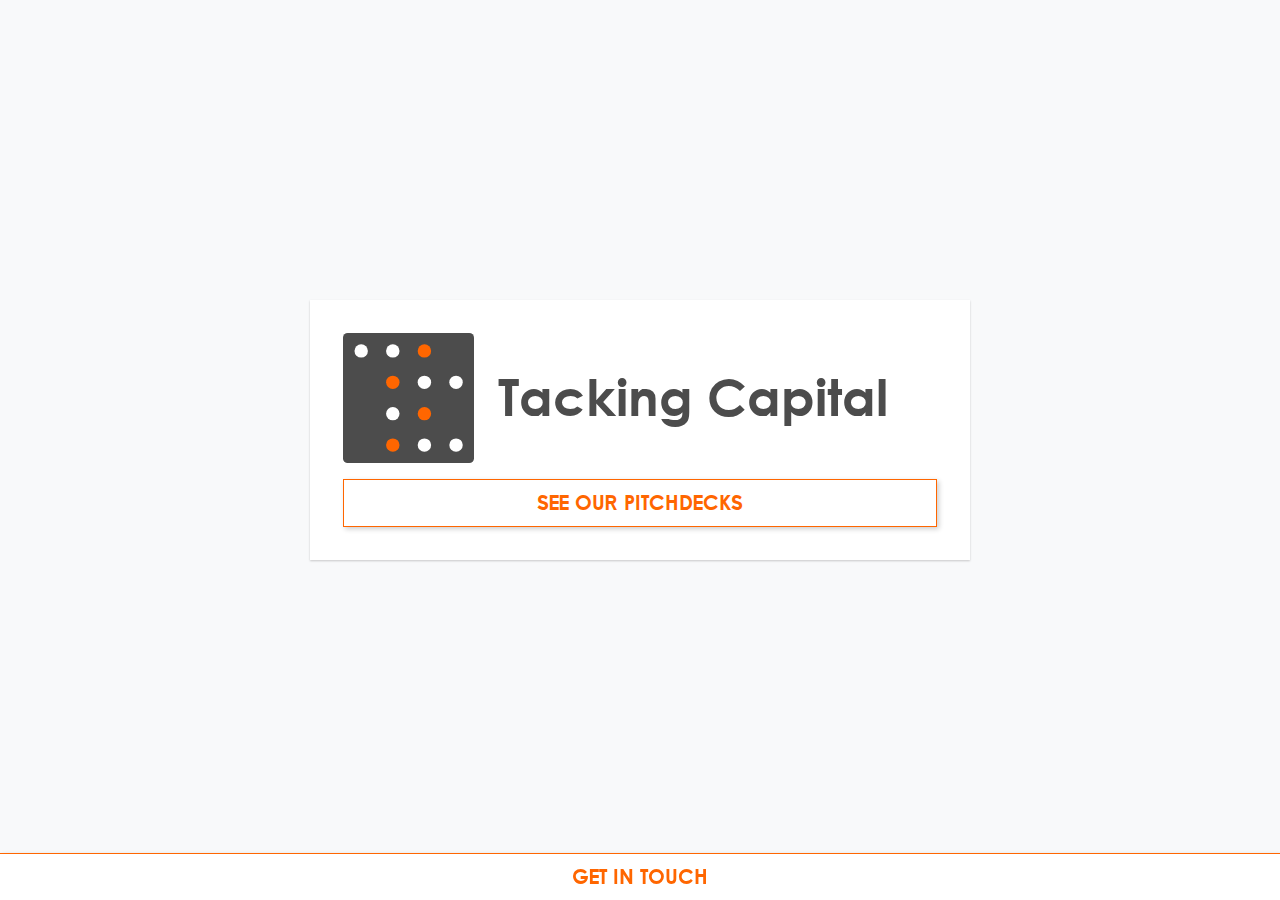
<file: index.html>
<!DOCTYPE html>
<html lang="en">

<head>
    <meta charset="utf-8">
    <meta http-equiv="X-UA-Compatible" content="IE=edge">
    <meta name="viewport" content="width=device-width, initial-scale=1">
    <meta name="theme-color" content="#f60" />
    <link rel="icon" type="image/x-icon" href="/common/logo-rounded.svg">
    <meta name="description" content="Make Crypto Currency Again">

    <title>Tacking Capital</title>

    <link href="/common/vendor/bootstrap-5.2.0-beta1-dist/css/bootstrap.min.css" rel="stylesheet">
    <link rel="stylesheet" href="/common/tacking-capital-bootstrap-theme.css">

</head>

<body>

    <div class="d-flex flex-column min-vh-100 justify-content-center align-items-center">
        <div class="card" style="margin-top: -2em;">
            <div class="card-body m-0">
                <div class="p-0 row d-flex align-items-center">
                    <div class="col-3">
                        <img class="m-0 p-0 img-fluid" src="/common/logo-rounded.svg" style="width: 20vmin;margin-right: 1em;" alt="Card image cap">
                    </div>
                    <div class="col-9">
                        <div class="m-0 p-0 text-nowrap" style="font-size: 4vmax;">Tacking Capital</div>
                    </div>
                    
                </div>
                <div class="d-flex flex-column align-items-center" style="margin-top: 1em">
                    <button class="p-2 btn btn-lg w-100" id="pitchdeck" onclick="show_pass()">SEE OUR PITCHDECKS</button>
                    <input class="form-control w-100" name="pass" id="pass" style="cursor: text; display: none;" type="password" placeholder="Enter password"></input>
                </div>
            </div>

        </div>
    </div>

    <script>
        // Call this to show pass input field
        function show_pass() {
            document.getElementById("pass").style.display = "block";
            document.getElementById("pass").focus();
            document.getElementById("pitchdeck").style.display = "none";
        }

        window.onload = (event) => {
            console.log('page is fully loaded');

            // Register event that pressing return submits password
            var input = document.getElementById("pass");
            input.addEventListener("keyup", function (event) {
                if (event.keyCode === 13) {
                    event.preventDefault();
                    console.log('pressed return');
                    pass_submit();
                }
            });

            // Call this when pass input is submitted
            function pass_submit() {
                const pass_input = document.getElementById("pass");
                console.log(pass_input);
                if (pass_input.value == "password") {
                    console.log("pass ok");
                    pass_input.style.backgroundColor = "#ffffff";
                    document.location.href = "./intro";
                }
                else {
                    console.error("pass not okay!");
                    pass_input.style.backgroundColor = "#ffeeee";
                    // pass_input.style.border = "2px solid #ff0000";
                    pass_input.value = "";
                }
            }

        };
    </script>
    <script src="/common/vendor/jquery-3.6.0.min.js"></script>
    <script src="/common/vendor/bootstrap-5.2.0-beta1-dist/js/bootstrap.bundle.min.js"></script>

</body>
<footer>
    <a href="/get-in-touch"><button class="btn btn-lg w-100" style="border-radius: 0;">GET IN TOUCH</button></a>
</footer>

</html>
</file>
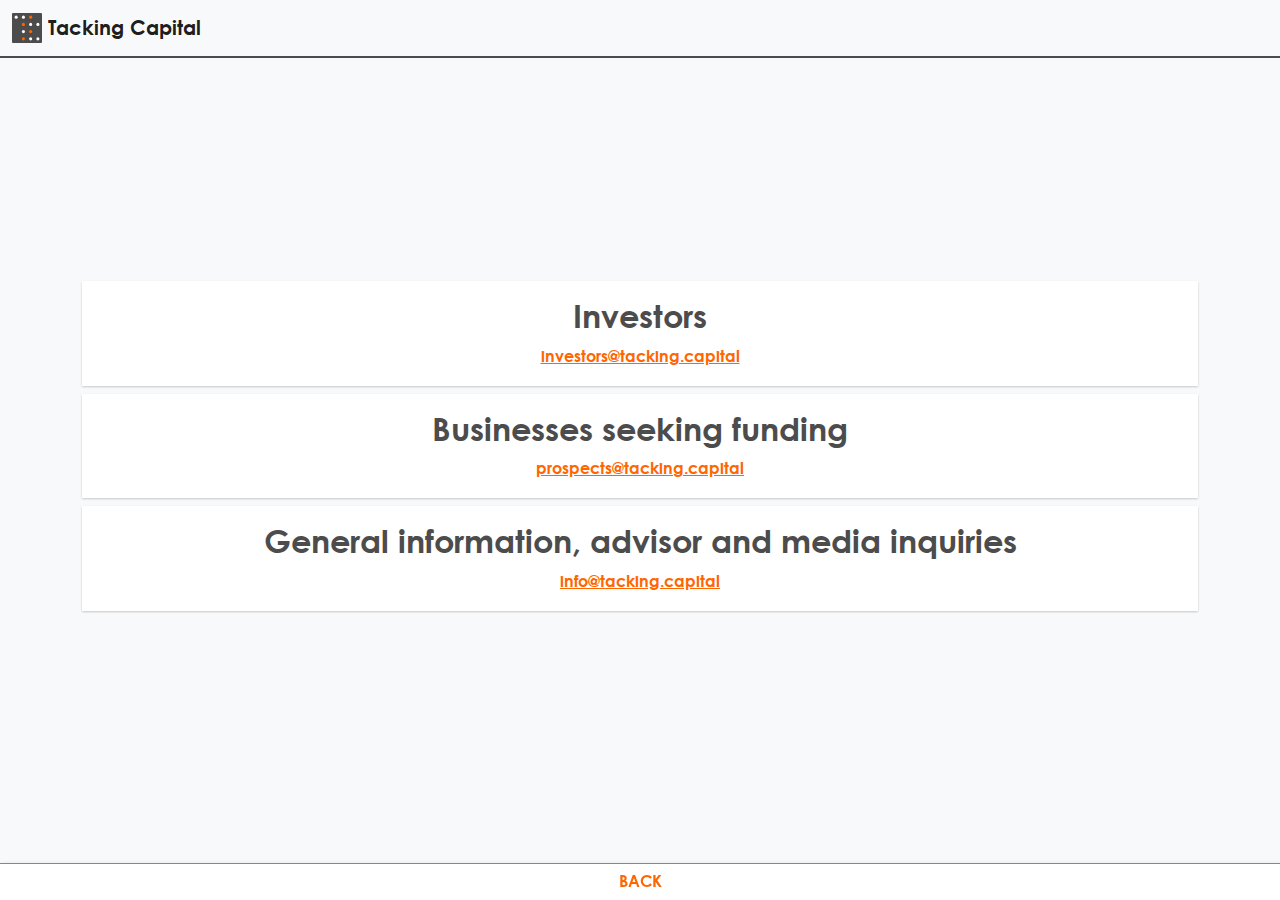
<file: get-in-touch/index.html>
<!DOCTYPE html>
<html lang="en">

<head>


    <meta charset="utf-8">
    <meta http-equiv="X-UA-Compatible" content="IE=edge">
    <meta name="viewport" content="width=device-width, initial-scale=1">
    <meta name="theme-color" content="#f60" />
    <link rel="icon" type="image/x-icon" href="/common/logo-rounded.svg">

    <title>Tacking Capital - Get in touch</title>

    <link href="/common/vendor/bootstrap-5.2.0-beta1-dist/css/bootstrap.min.css" rel="stylesheet">
    <link rel="stylesheet" href="/common/tacking-capital-bootstrap-theme.css">
</head>

<body>
    <div class="container">
        <nav class="navbar fixed-top navbar-expand-lg bg-light">
            <div class="container-fluid">
                <a class="navbar-brand" href="/">
                    <img src="/common/logo-rounded.svg" width="30vmax" class="d-inline-block align-top" alt="">
                    Tacking Capital
                </a>
            </div>
        </nav>
        <div class="d-flex flex-column min-vh-100 justify-content-center align-items-center  text-center">

            <div class="card w-100">
                <h2 class="card-title text-center">Investors</h1>
                    <p class="card-text">
                        <a href="mailto:investors@tacking.capital">investors@tacking.capital</a>
                    </p>
            </div>
            <div class="card w-100">
                <h2 class="card-title text-center">Businesses seeking funding</h1>
                    <p class="card-text">
                        <a href="mailto:prospects@tacking.capital">prospects@tacking.capital</a>
                    </p>
            </div>
            <div class="card w-100">
                <h2 class="card-title">General information, advisor and media inquiries</h1>
                    <p class="card-text">
                        <a href="mailto:info@tacking.capital">info@tacking.capital</a>
                    </p>
            </div>
        </div>
    </div>

    <script src="/common/vendor/jquery-3.6.0.min.js"></script>
    <script src="/common/vendor/bootstrap-5.2.0-beta1-dist/js/bootstrap.bundle.min.js"></script>
</body>
<footer class="footer">
    <a href=""><button class="btn w-100"  style="border-radius: 0;"  onclick="window.history.go(-1); return false;">BACK</button></a>
</footer>

</html>
</file>
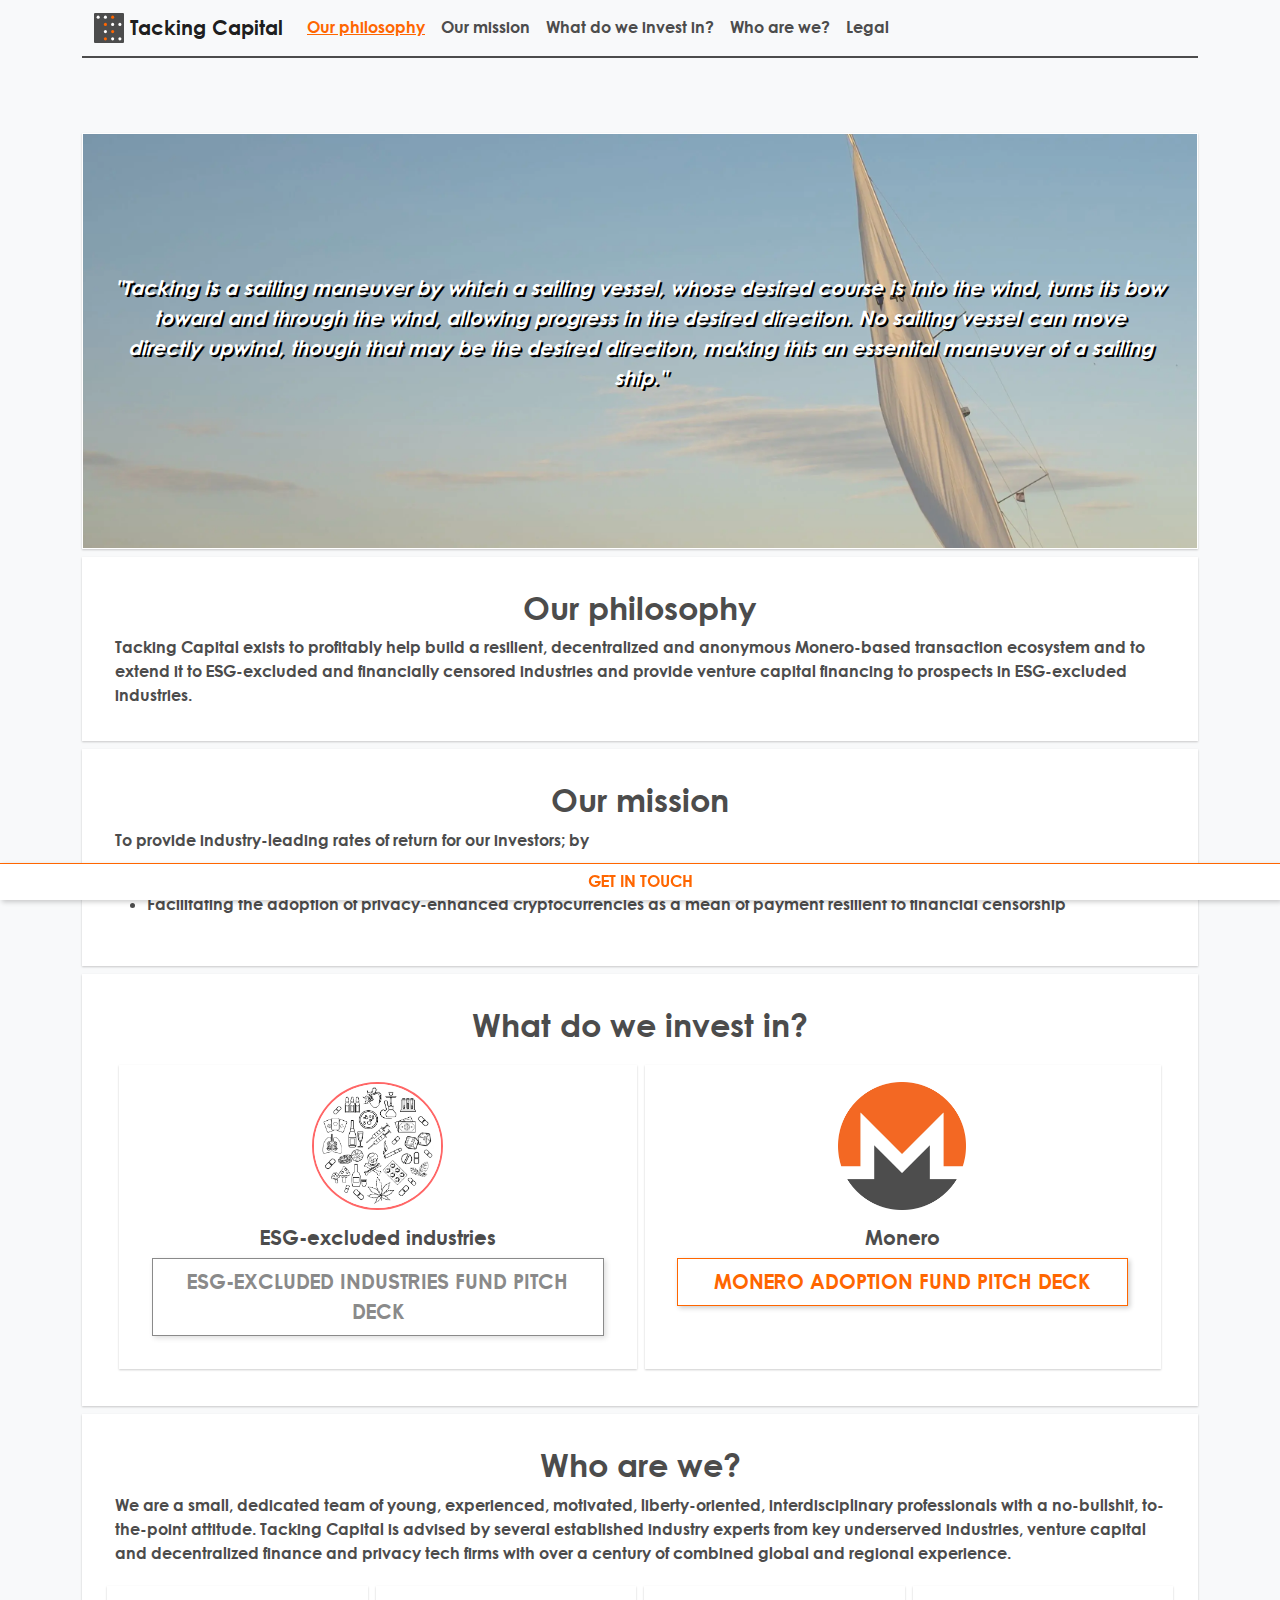
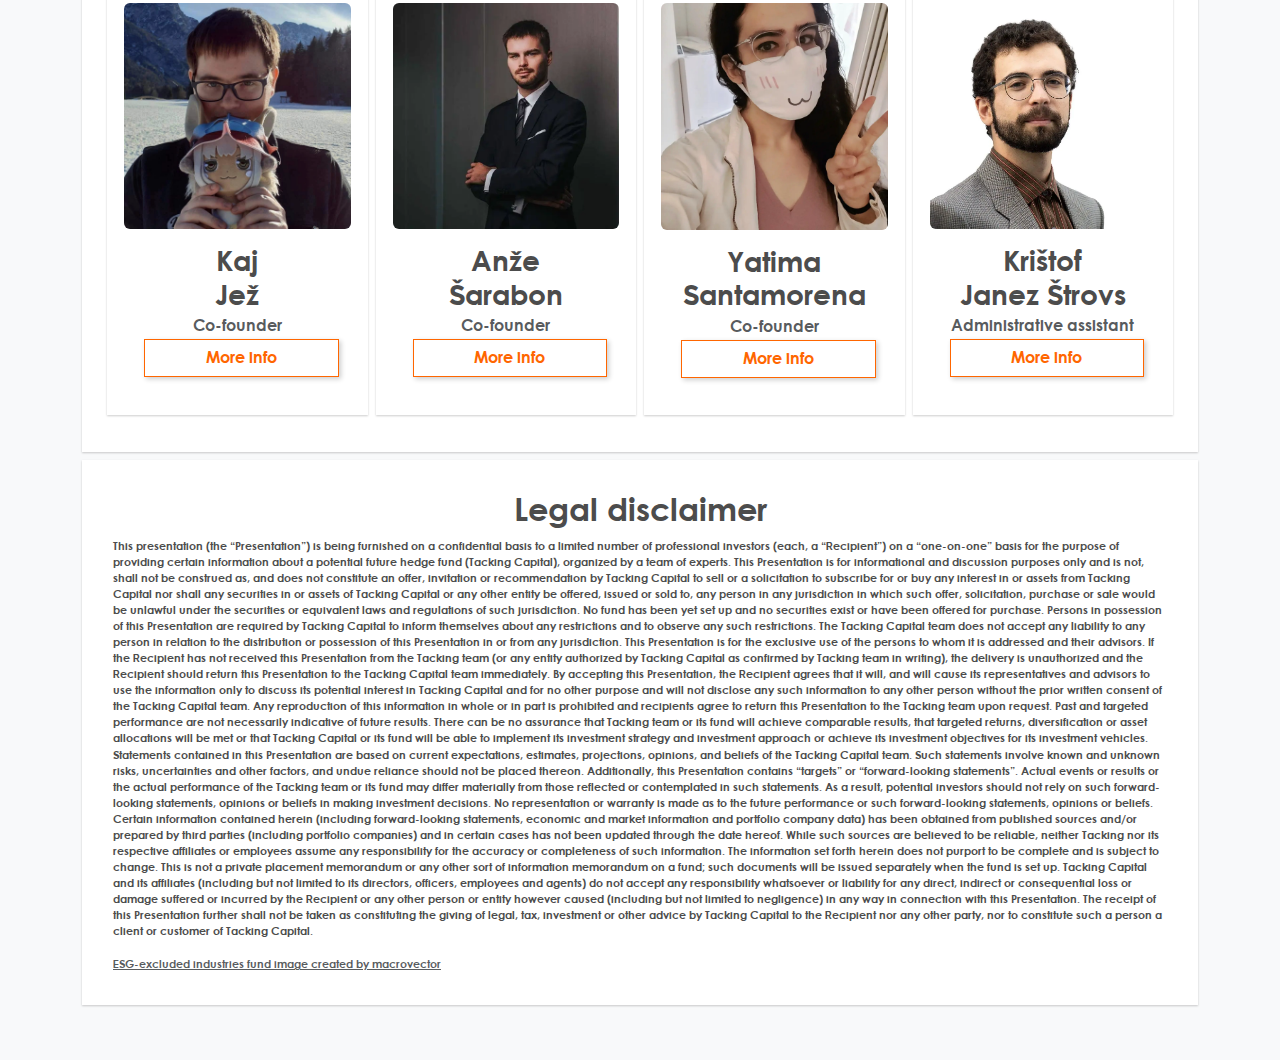
<file: intro/index.html>
<!DOCTYPE html>
<html lang="en">

<head>
    <meta charset="utf-8">
    <meta http-equiv="X-UA-Compatible" content="IE=edge">
    <meta name="viewport" content="width=device-width, initial-scale=1">
    <meta name="theme-color" content="#f60" />
    <link rel="icon" type="image/x-icon" href="/common/logo-rounded.svg">

    <title>Tacking Capital - Intro</title>

    <link href="/common/vendor/bootstrap-5.2.0-beta1-dist/css/bootstrap.min.css" rel="stylesheet">
    <link rel="stylesheet" href="/common/tacking-capital-bootstrap-theme.css">
    <link rel="stylesheet" href="intro.css">
</head>

<body>

    <div class="container" data-bs-spy="scroll" data-bs-target=".navbar">

        <nav class="navbar sticky-top navbar-expand-lg bg-light">
            <div class="container-fluid">
                <a class="navbar-brand" href="/intro">
                    <img src="/common/logo-rounded.svg" width="30vmax" class="d-inline-block align-top" alt="">
                    Tacking Capital
                </a>
                <button class="navbar-toggler" type="button" data-bs-toggle="collapse" data-bs-target="#navbarSupportedContent" aria-controls="navbarSupportedContent" aria-expanded="false" aria-label="Toggle navigation">
                    <span class="navbar-toggler-icon"></span>
                </button>
                <div class="collapse navbar-collapse" id="navbarSupportedContent">
                    <ul class="navbar-nav me-auto mb-2 mb-lg-0">
                        <li class="nav-item">
                            <a class="nav-link" href="#philosophy">Our philosophy</a>
                        </li>
                        <li class="nav-item">
                            <a class="nav-link" href="#mission">Our mission</a>
                        </li>
                        <li class="nav-item">
                            <a class="nav-link" href="#invest">What do we invest in?</a>
                        </li>
                        <li class="nav-item">
                            <a class="nav-link" href="#who-are-we">Who are we?</a>
                        </li>
                        <li class="nav-item">
                            <a class="nav-link" href="#legal">Legal</a>
                        </li>
                    </ul>
                </div>
            </div>
        </nav>

        <div class="card tacking" id="tacking">
            <div class="card-body">
                <div class="d-flex align-items-center" style="height: 350px;">

                    <blockquote class=" blockquote text-center">
                        "Tacking is a sailing maneuver by which a sailing vessel, whose desired course is into the
                        wind,
                        turns its bow toward and through the wind, allowing progress in the desired direction.
                        No sailing vessel can move directly upwind, though that may be the desired direction, making
                        this an
                        essential maneuver of a sailing ship."
                    </blockquote>

                </div>
            </div>
        </div>

        <div class="card" id="philosophy">
            <div class="card-body">
                <h2 class="card-title  text-center">Our philosophy</h2>
                <p class="card-text">
                    Tacking Capital exists to profitably help build a resilient, decentralized and
                    anonymous Monero-based transaction ecosystem and to extend it to ESG-excluded
                    and financially censored industries and provide venture capital financing to prospects in ESG-excluded industries.
                </p>
            </div>
        </div>

        <div class="card" id="mission">
            <div class="card-body w-100">
                <h2 class="card-title text-center">Our mission</h2>
                <p class="card-text"> To provide industry-leading rates of return for our investors; by
                <ul>
                    <li>
                        investing in high-growth ventures in ESG-excluded industries and privacy enhanced
                        cryptocurrencies;
                        while
                    </li>
                    <li>
                        Facilitating the adoption of privacy-enhanced cryptocurrencies as a mean of payment
                        resilient to
                        financial censorship
                    </li>
                </ul>
                </p>
            </div>
        </div>

        <div id="invest" class="card">
            <div class="card-body w-100">
                <h2 class="card-title text-center">What do we invest in?</h2>
                <p class="card-text w-100">
                <div class="card-group w-100">
                    <div class="card m-1 w-100">

                        <img class="img-fit" style="border: 2px #f66 solid; border-radius: 50%" src="esg-excluded.webp">
                        <div class="card-body w-100">
                            <h5 class="card-title text-center">ESG-excluded industries</h5>
                            <button type="button" class="btn btn-lg w-100 disabled">ESG-EXCLUDED INDUSTRIES FUND PITCH DECK</button>
                        </div>
                    </div>
                    <div class="card m-1 w-100">
                        <img class="card-img-top rounded img-fit" src="/common/logo-monero.webp">
                        <div class="card-body w-100">
                            <h5 class="card-title text-center">Monero</h5>
                            <button type="button" onclick="document.location.href='/monero'" class="btn btn-lg w-100">MONERO ADOPTION FUND PITCH DECK</button>
                        </div>
                    </div>
                </div>
            </div>
        </div>

        <div id="who-are-we" class="card">
            <div class="card-body">
                <h2 class="card-title text-center">Who are we?</h2>
                <p class="card-text">
                    We are a small, dedicated team of young, experienced, motivated, liberty-oriented,
                    interdisciplinary
                    professionals with a no-bullshit, to-the-point attitude.

                    Tacking Capital is advised by several established industry experts from key underserved
                    industries,
                    venture
                    capital and decentralized finance and privacy tech firms with over a century of combined global
                    and
                    regional
                    experience.
                </p>

                <div class="row">
                    <div class="col-sm card m-1">
                        <img class="card-img-top rounded" src="kaj-jez/photo.webp">
                        <div class="card-body w-100">

                            <h3 class="card-title text-center">Kaj<br>Jež</h3>
                            <h6 class="card-subtitle text-muted text-center">Co-founder</h6>
                            <!-- <p class="card-text"> -->
                            <button type="button" class="btn m-1 w-100" data-bs-toggle="modal" data-bs-target="#kaj-jez">
                                More info
                            </button>
                            <div class="modal fade" id="kaj-jez" tabindex="-1" aria-labelledby="kaj-jez" aria-hidden="true">
                                <div class="modal-dialog modal-dialog-centered modal-dialog-scrollable">
                                    <div class="modal-content">
                                        <div class="modal-header">
                                            <h5 class="modal-title" id="kaj-jez">Kaj Jež</h5>
                                            <button type="button" class="btn-close" data-bs-dismiss="modal" aria-label="Close"></button>
                                        </div>
                                        <div class="modal-body">
                                            <table class="table">
                                                <tr>
                                                    <td>
                                                        <img class="company-logo" src="kaj-jez/adrianople-group.webp">
                                                    </td>
                                                    <td>
                                                        <h6><a href="https://www.adrianoplegroup.com/" target="_blank">Adrianople Group</a>: Researcher/analyst
                                                        </h6>
                                                        <small>Over half a decade experience with special jurisdiction
                                                            policy analysis and consulting.
                                                        </small>
                                                    </td>
                                                </tr>
                                                <tr>
                                                    <td>
                                                        <img class="company-logo" src="kaj-jez/pronomos-capital.webp">
                                                    </td>
                                                    <td>
                                                        <h6><a href="https://pronomos.vc/" target="_blank">Pronomos
                                                                Capital</a>: Researcher/analyst</h6>
                                                        <small>Devised, implemented and executed a due diligence policy
                                                            for special jurisdiction focused venture capital
                                                            firm.</small>
                                                    </td>
                                                </tr>
                                                <tr>
                                                    <td>
                                                        <img class="company-logo" src="kaj-jez/institute-libertas.webp">
                                                    </td>
                                                    <td>
                                                        <h6>Institute Libertas: Director, advisor</h6>
                                                        <small>Government relations policy analysis/advocacy in fields
                                                            pertinent to cryptocurrency and monetary policy at the <a href="https://www.atlasnetwork.org/" target="_blank">Atlas Network</a> think-tank.</small>
                                                    </td>
                                                </tr>
                                            </table>
                                        </div>
                                        <div class="modal-footer">
                                            <button type="button" class="btn w-100" data-bs-dismiss="modal">Close</button>
                                        </div>
                                    </div>
                                </div>
                            </div>

                            <!-- </p> -->
                        </div>
                    </div>
                    <div class="col-sm card m-1">
                        <img class="card-img-top rounded" src="anze-sarabon/photo.webp">
                        <div class="card-body w-100">

                            <h3 class="card-title text-center">Anže<br>Šarabon</h3>
                            <h6 class="card-subtitle text-muted text-center">Co-founder</h6>
                            <!-- <p class="card-text"> -->
                            <button type="button" class="btn m-1 w-100" data-bs-toggle="modal" data-bs-target="#anze-sarabon">
                                More info
                            </button>

                            <div class="modal fade" id="anze-sarabon" tabindex="-1" aria-labelledby="anze-sarabon" aria-hidden="true">
                                <div class="modal-dialog modal-dialog-centered modal-dialog-scrollable">

                                    <div class="modal-content">
                                        <div class="modal-header">
                                            <h5 class="modal-title" id="anze-sarabon">Anže Šarabon</h5>
                                            <button type="button" class="btn-close" data-bs-dismiss="modal" aria-label="Close"></button>
                                        </div>
                                        <div class="modal-body">
                                            <table class="table">
                                                <tr>
                                                    <td>
                                                        <img class="company-logo" src="anze-sarabon/institute-libertas.webp">
                                                    </td>
                                                    <td>
                                                        <h6>Institute Libertas: Chairman</h6>
                                                        <small>Government relations policy analysis/advocacy in fields
                                                            pertinent to cryptocurrency and monetary policy at the Atlas
                                                            Network think-tank.</small>
                                                    </td>
                                                </tr>
                                                <tr>
                                                    <td>
                                                        <img class="company-logo" src="anze-sarabon/individa.webp">
                                                    </td>
                                                    <td>
                                                        <h6><a href="https://www.individa-partnerji.si/" target="_blank">INDIVIDA & Partners</a>: Head of
                                                            Alternative Investment</h6>
                                                        <small>Experience managing investment in fintech, cryptocurrency
                                                            and decentralized finance.</small>
                                                    </td>
                                                </tr>
                                                <tr>
                                                    <td>
                                                        <img class="company-logo" src="anze-sarabon/titanium-funds.webp">
                                                    </td>
                                                    <td>
                                                        <h6><a href="https://titaniumfunds.net/" target="_blank">TITANIUM Funds</a>: Fund Administrator
                                                        </h6>
                                                        <small>Involved in the day to day management of two EU based
                                                            hedge funds. </small>
                                                    </td>
                                                </tr>
                                            </table>
                                            <div class="modal-footer">
                                                <button type="button" class="btn w-100" data-bs-dismiss="modal">Close</button>
                                            </div>
                                        </div>
                                    </div>
                                </div>
                            </div>
                        </div>
                    </div>
                    <div class="col-sm card m-1">
                        <img class="card-img-top img-fluid rounded" src="yatima-santamorena/photo.webp">
                        <div class="card-body w-100">

                            <h3 class="card-title text-center">Yatima<br>Santamorena</h3>
                            <h6 class="card-subtitle text-muted text-center">Co-founder</h6>

                            <button type="button" class="btn m-1 w-100" data-bs-toggle="modal" data-bs-target="#yatima-santamorena">
                                More info
                            </button>
                            <div class="modal fade" id="yatima-santamorena" tabindex="-1" aria-labelledby="yatima-santamorena" aria-hidden="true">
                                <div class="modal-dialog modal-dialog-centered modal-dialog-scrollable">
                                    <div class="modal-content">
                                        <div class="modal-header">
                                            <h5 class="modal-title" id="yatima-santamorena">Yatima Santamorena</h5>
                                            <button type="button" class="btn-close" data-bs-dismiss="modal" aria-label="Close"></button>
                                        </div>

                                        <div class="modal-body">

                                            <table class="table">
                                                <tr>
                                                    <td>
                                                        <img class="company-logo" src="yatima-santamorena/opera.webp">
                                                    </td>
                                                    <td>
                                                        <h6>Opera: Build Engineer</h6>
                                                        <small>Building automation for continuous delivery of <a href="https://gamemaker.io" target="_blank">GameMaker</a> engine.</small>
                                                    </td>
                                                </tr>
                                                <tr>
                                                    <td>
                                                        <img class="company-logo" src="yatima-santamorena/zuru-tech.webp">
                                                    </td>
                                                    <td>
                                                        <h6><a href="https://zuru.tech/" target="_blank">Zuru Tech</a>: Unreal Engine C++ developer</h6>
                                                        <small>Development of a BIM software for automated end to end manufacturing of customized buildings.</small>
                                                    </td>
                                                </tr>
                                                <tr>
                                                    <td>
                                                        <img class="company-logo" src="yatima-santamorena/ubisoft.webp">
                                                    </td>
                                                    <td>
                                                        <h6><a href="https://www.ubisoft.com/en-us/company/careers/locations/milan/ubisoft-milan">Ubisoft Milan</a>: C++ developer</h6>
                                                        <small>Experience developing a game using Snowdrop engine.</small>
                                                    </td>
                                                </tr>
                                            </table>
                                        </div>
                                        <div class="modal-footer">
                                            <button type="button" class="btn w-100" data-bs-dismiss="modal">Close</button>
                                        </div>
                                    </div>
                                </div>
                            </div>
                            <!-- </div> -->

                        </div>
                    </div>
                    <div class="col-sm card m-1">
                        <img class="card-img-top rounded" src="kristof-janez-strovs/photo.webp">
                        <div class="card-body w-100">

                            <h3 class="card-title text-center">Krištof<br>Janez Štrovs</h3>
                            <h6 class="card-subtitle text-muted text-center">Administrative assistant</h6>
                            </h6>
                            <button type="button" class="btn m-1 w-100" data-bs-toggle="modal" data-bs-target="#kristof-janez-strovs">
                                More info
                            </button>
                            <!-- <p class="card-text"> -->
                            <!-- <div class="table-responsive"> -->
                            <div class="modal fade" id="kristof-janez-strovs" tabindex="-1" aria-labelledby="kristof-janez-strovs" aria-hidden="true">
                                <div class="modal-dialog modal-dialog-centered modal-dialog-scrollable">
                                    <div class="modal-content">
                                        <div class="modal-header">
                                            <h5 class="modal-title" id="kristof-janez-strovs">Krištof Janez Štrovs</h5>
                                            <button type="button" class="btn-close" data-bs-dismiss="modal" aria-label="Close"></button>
                                        </div>
                                        <table class="table">
                                            <tr>
                                                <td>
                                                    <img class="company-logo" src="kristof-janez-strovs/adrianople-group.webp">
                                                </td>
                                                <td>
                                                    <h6><a href="https://www.adrianoplegroup.com/" target="_blank">Adrianople Group</a>: Researcher/analyst
                                                    </h6>
                                                    <small>Experience with special jurisdiction policy analysis and consulting.
                                                    </small>
                                                </td>
                                            </tr>
                                            <tr>
                                                <td>
                                                    <img class="company-logo" src="kristof-janez-strovs/institute-libertas.webp">
                                                </td>
                                                <td>
                                                    <h6>Institute Libertas: Director, Administrative Assistant</h6>
                                                    <small>Government relations policy analysis/advocacy in fields
                                                        pertinent to cryptocurrency and monetary policy at the <a href="https://www.atlasnetwork.org/" target="_blank">Atlas Network</a> think-tank.</small>
                                                </td>
                                            </tr>

                                        </table>
                                        <div class="modal-footer">
                                            <button type="button" class="btn w-100" data-bs-dismiss="modal">Close</button>
                                        </div>
                                    </div>
                                </div>
                            </div>
                        </div>
                    </div>
                </div>
            </div>
        </div>

        <div id="legal" class="card small">
            <div class="card-body small">
                <h2 class="card-title text-center">Legal disclaimer</h2>
                <p class="card-text small">
                    This presentation (the “Presentation”) is being furnished on a confidential basis to a limited
                    number of professional investors (each, a “Recipient”) on a “one-on-one” basis for the purpose
                    of
                    providing
                    certain
                    information about a potential future hedge fund (Tacking Capital), organized by a team of
                    experts.
                    This
                    Presentation is for informational and discussion purposes only and is not, shall not be
                    construed
                    as,
                    and
                    does not constitute an offer, invitation or recommendation by Tacking Capital to sell or a
                    solicitation
                    to
                    subscribe for or buy any interest in or assets from Tacking Capital nor shall any securities in
                    or
                    assets of
                    Tacking Capital or any other entity be offered, issued or sold to, any person in any
                    jurisdiction in
                    which
                    such offer, solicitation, purchase or sale would be unlawful under the securities or equivalent
                    laws
                    and
                    regulations of such jurisdiction.
                    No fund has been yet set up and no securities exist or have been offered for purchase. Persons
                    in
                    possession
                    of this Presentation are required by Tacking Capital to inform themselves about any restrictions
                    and
                    to
                    observe any such restrictions. The Tacking Capital team does not accept any liability to any
                    person
                    in
                    relation to the distribution or possession of this Presentation in or from any jurisdiction.
                    This
                    Presentation is for the exclusive use of the persons to whom it is addressed and their advisors.
                    If
                    the
                    Recipient has not received this Presentation from the Tacking team (or any entity authorized by
                    Tacking
                    Capital as confirmed by Tacking team in writing), the delivery is unauthorized and the Recipient
                    should
                    return this Presentation to the Tacking Capital team immediately.
                    By accepting this Presentation, the Recipient agrees that it will, and will cause its
                    representatives
                    and
                    advisors to use the information only to discuss its potential interest in Tacking Capital and
                    for no
                    other
                    purpose and will not disclose any such information to any other person without the prior written
                    consent
                    of
                    the Tacking Capital team. Any reproduction of this information in whole or in part is prohibited
                    and
                    recipients agree to return this Presentation to the Tacking team upon request.
                    Past and targeted performance are not necessarily indicative of future results. There can be no
                    assurance
                    that Tacking team or its fund will achieve comparable results, that targeted returns,
                    diversification or
                    asset allocations will be met or that Tacking Capital or its fund will be able to implement its
                    investment
                    strategy and investment approach or achieve its investment objectives for its investment
                    vehicles.
                    Statements contained in this Presentation are based on current expectations, estimates,
                    projections,
                    opinions, and beliefs of the Tacking Capital team. Such statements involve known and unknown
                    risks,
                    uncertainties and other factors, and undue reliance should not be placed thereon. Additionally,
                    this
                    Presentation contains “targets” or “forward-looking statements”. Actual events or results or the
                    actual
                    performance of the Tacking team or its fund may differ materially from those reflected or
                    contemplated
                    in
                    such statements. As a result, potential investors should not rely on such forward-looking
                    statements,
                    opinions or beliefs in making investment decisions. No representation or warranty is made as to
                    the
                    future
                    performance or such forward-looking statements, opinions or beliefs. Certain information
                    contained
                    herein
                    (including forward-looking statements, economic and market information and portfolio company
                    data)
                    has
                    been
                    obtained from published sources and/or prepared by third parties (including portfolio companies)
                    and
                    in
                    certain cases has not been updated through the date hereof. While such sources are believed to
                    be
                    reliable,
                    neither Tacking nor its respective affiliates or employees assume any responsibility for the
                    accuracy or
                    completeness of such information. The information set forth herein does not purport to be
                    complete
                    and
                    is
                    subject to change. This is not a private placement memorandum or any other sort of information
                    memorandum on
                    a fund; such documents will be issued separately when the fund is set up.
                    Tacking Capital and its affiliates (including but not limited to its directors, officers,
                    employees
                    and
                    agents) do not accept any responsibility whatsoever or liability for any direct, indirect or
                    consequential
                    loss or damage suffered or incurred by the Recipient or any other person or entity however
                    caused
                    (including
                    but not limited to negligence) in any way in connection with this Presentation. The receipt of
                    this
                    Presentation further shall not be taken as constituting the giving of legal, tax, investment or
                    other
                    advice
                    by Tacking Capital to the Recipient nor any other party, nor to constitute such a person a
                    client or
                    customer of Tacking Capital.
                </p>
                <a href="https://www.freepik.com/vectors/narcotics" class="text-muted small">ESG-excluded industries
                    fund image created by macrovector</a>
            </div>
        </div>

    </div>
    <div class="mt-5" />

    <script src="/common/vendor/jquery-3.6.0.min.js"></script>
    <script src="/common/vendor/bootstrap-5.2.0-beta1-dist/js/bootstrap.bundle.min.js"></script>

</body>
<footer>
    <a href="/get-in-touch"><button class="btn w-100">GET IN TOUCH</button></a>
</footer>

</html>
</file>
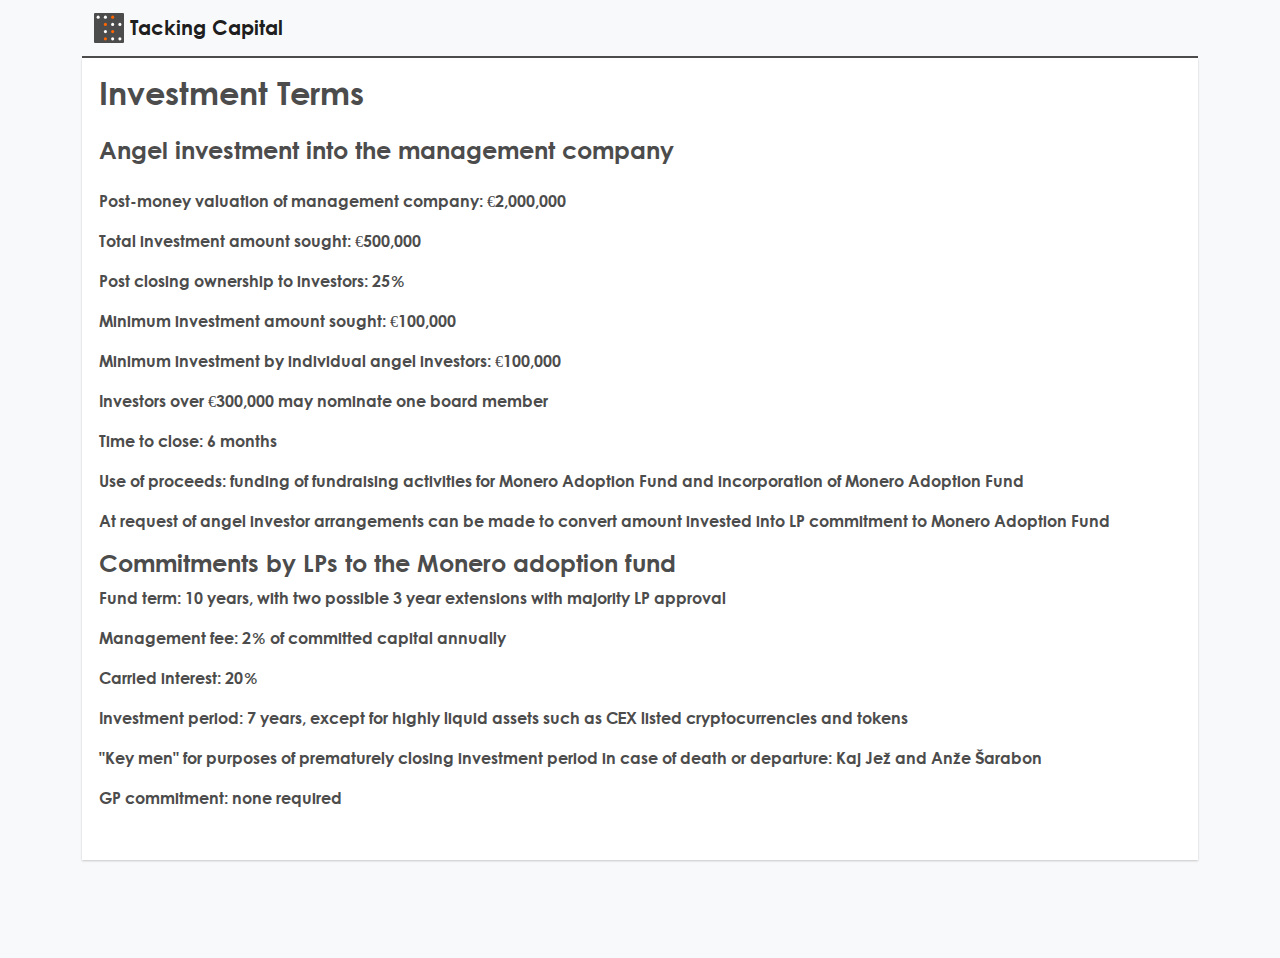
<file: investment-terms/index.html>
<!DOCTYPE html>
<html lang="en">

<head>


    <meta charset="utf-8">
    <meta http-equiv="X-UA-Compatible" content="IE=edge">
    <meta name="viewport" content="width=device-width, initial-scale=1">
    <meta name="theme-color" content="#f60" />
    <link rel="icon" type="image/x-icon" href="/common/logo-rounded.svg">

    <title>Tacking Capital - Investment Terms</title>

    <link href="/common/vendor/bootstrap-5.2.0-beta1-dist/css/bootstrap.min.css" rel="stylesheet">
    <link rel="stylesheet" href="/common/tacking-capital-bootstrap-theme.css">
</head>

<body>
    <div class="container text-left">
        <nav class="navbar sticky-top navbar-expand-lg bg-light">
            <div class="container-fluid">
                <a class="navbar-brand" href="/">
                    <img src="/common/logo-rounded.svg" width="30vmax" class="d-inline-block align-top" alt="">
                    Tacking Capital
                </a>
            </div>
        </nav>
        <div class="d-flex flex-column min-vh-100  text-left" style="align-items: left">

            <div class="card w-100 text-left" style="align-items: start !important">
                <h2 class="card-title text-left">Investment Terms</h1>
                    <p class="card-text text-left">
                    <h4>
                        Angel investment into the management company
                    </h4>
                    <p class="mt-3">
                        Post-money valuation of management company: €2,000,000
                        </p>
                    <p >
                        Total investment amount sought: €500,000
                    </p> 
                    <p>
                        Post closing ownership to investors: 25%
                    </p>
                    <p>
                        Minimum investment amount sought: €100,000
                    </p>
                    <p>
                        Minimum investment by individual angel investors: €100,000
                    </p>
                    <p>
                        Investors over €300,000 may nominate one board member
                    </p>
                    <p>
                        Time to close: 6 months
                    </p>
                    <p>
                        Use of proceeds: funding of fundraising activities for Monero Adoption Fund and incorporation of Monero Adoption Fund
                    </p>
                    <p>
                        At request of angel investor arrangements can be made to convert amount invested into LP commitment to Monero
                        Adoption Fund
                    </p>

                    <h4>Commitments by LPs to the Monero adoption fund</h4>

                    <p>
                        Fund term: 10 years, with two possible 3 year extensions with majority LP approval
                    </p>
                    <p>
                        Management fee: 2% of committed capital annually
                    </p>
                    <p>
                        Carried interest: 20%
                    </p>
                    <p>
                        Investment period: 7 years, except for highly liquid assets such as CEX listed cryptocurrencies and tokens
                    </p>
                    <p>
                        "Key men" for purposes of prematurely closing investment period in case of death or departure: Kaj Jež and Anže Šarabon
                    </p>
                    <p>
                        GP commitment: none required
                    </p>
                    </p>
            </div>
        </div>

        <script src="/common/vendor/jquery-3.6.0.min.js"></script>
        <script src="/common/vendor/bootstrap-5.2.0-beta1-dist/js/bootstrap.bundle.min.js"></script>
</body>

</html>
</file>
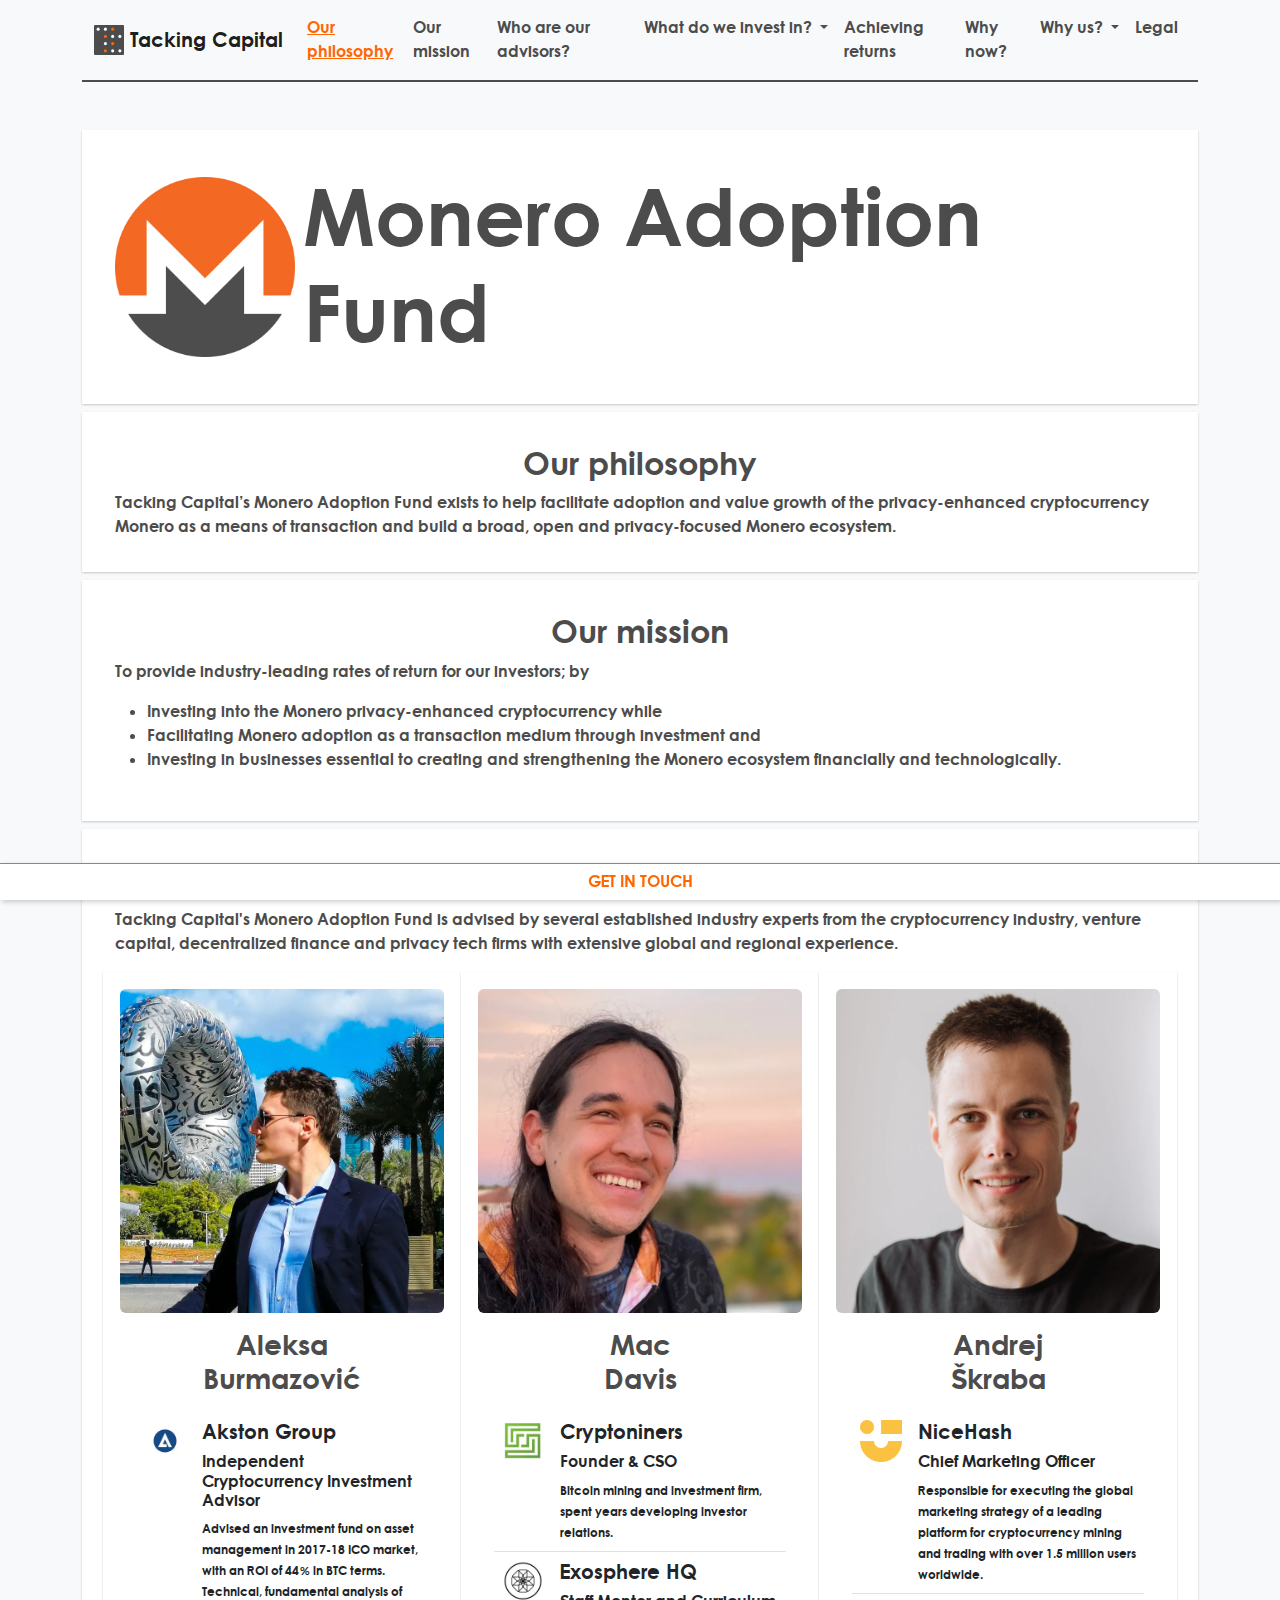
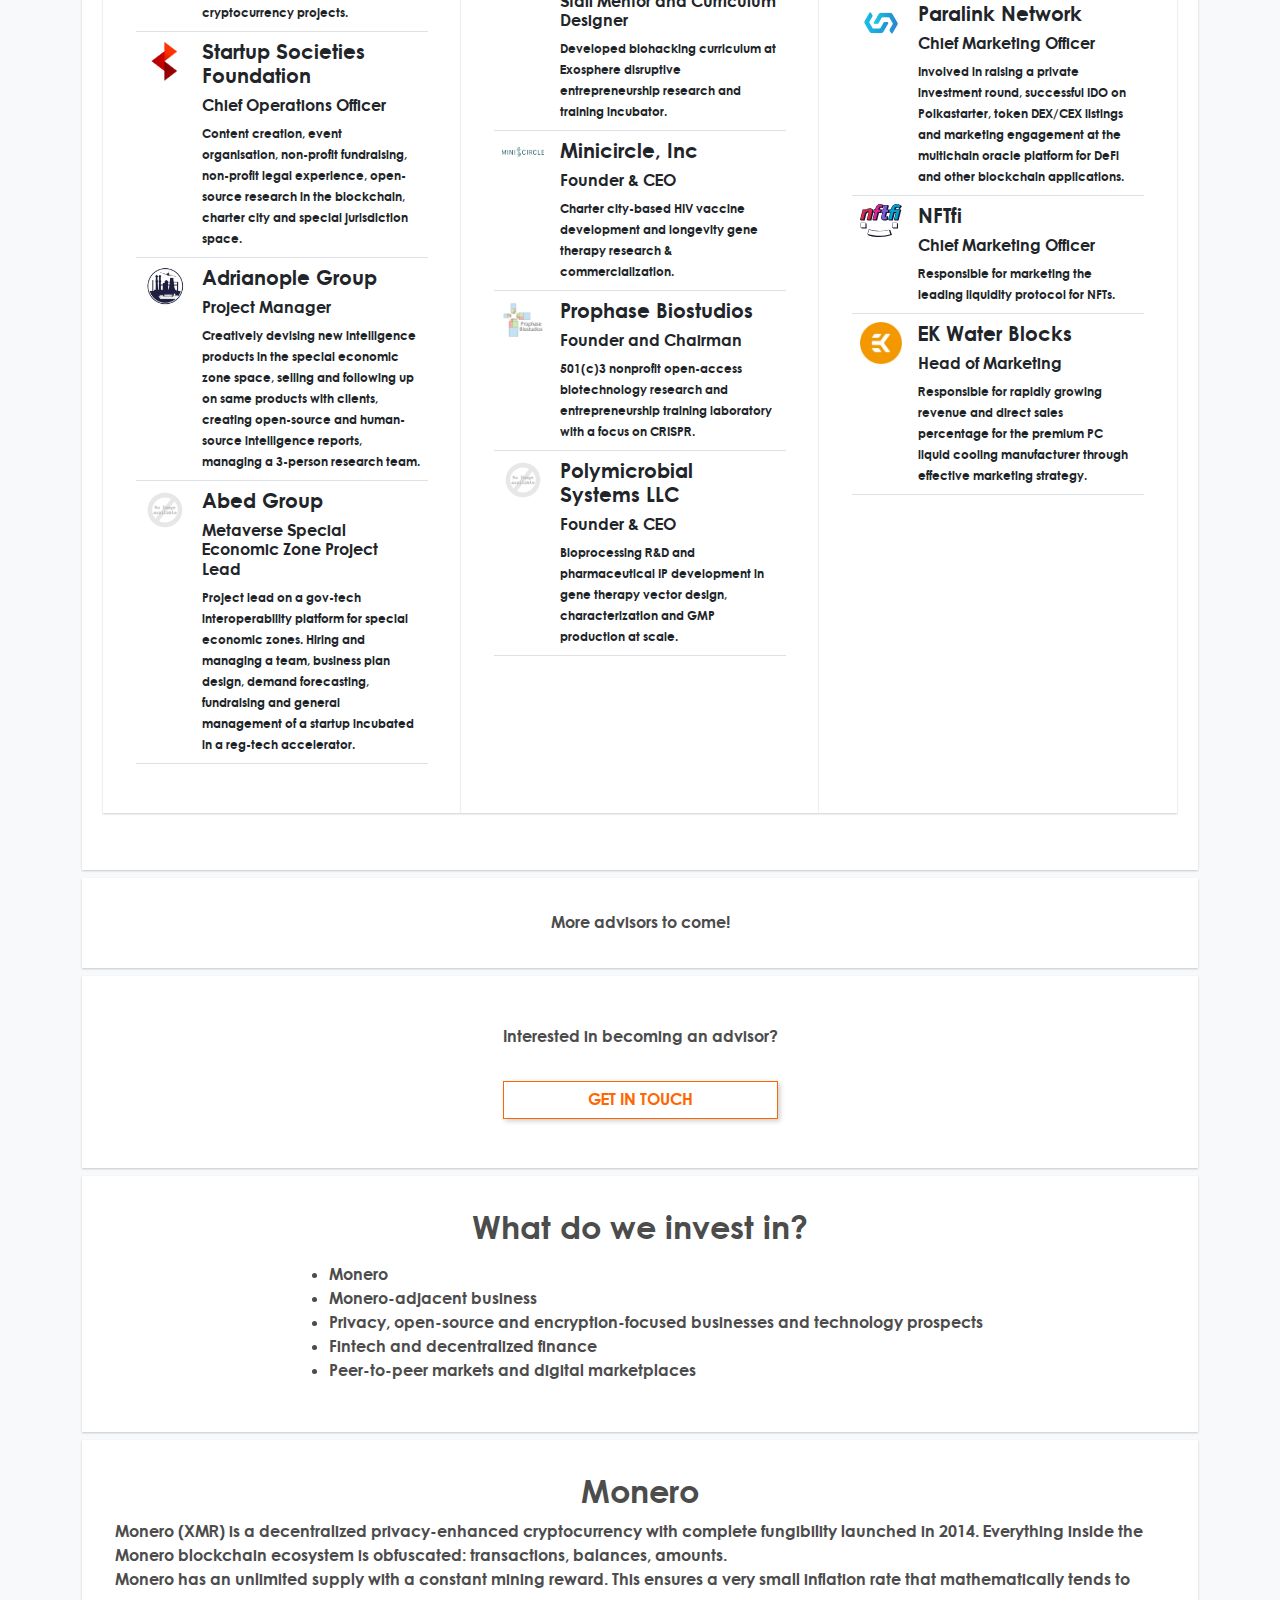
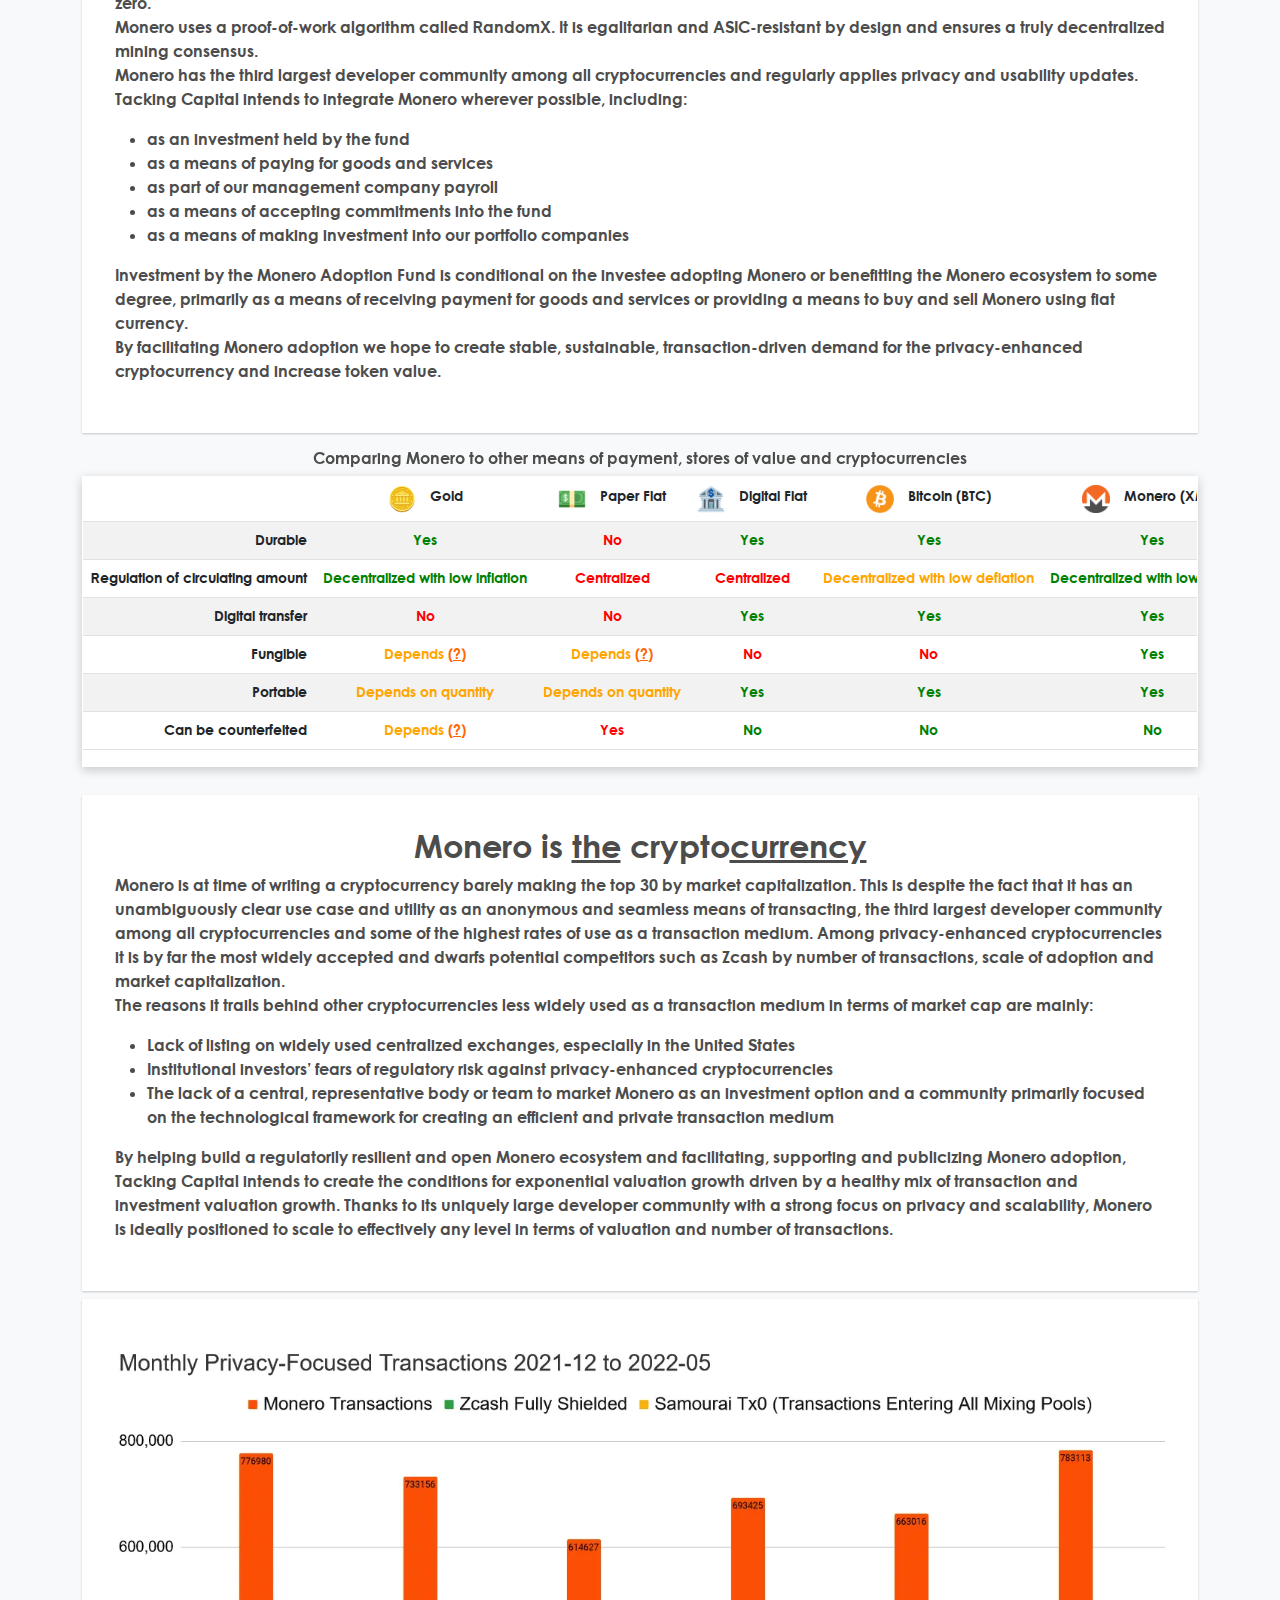
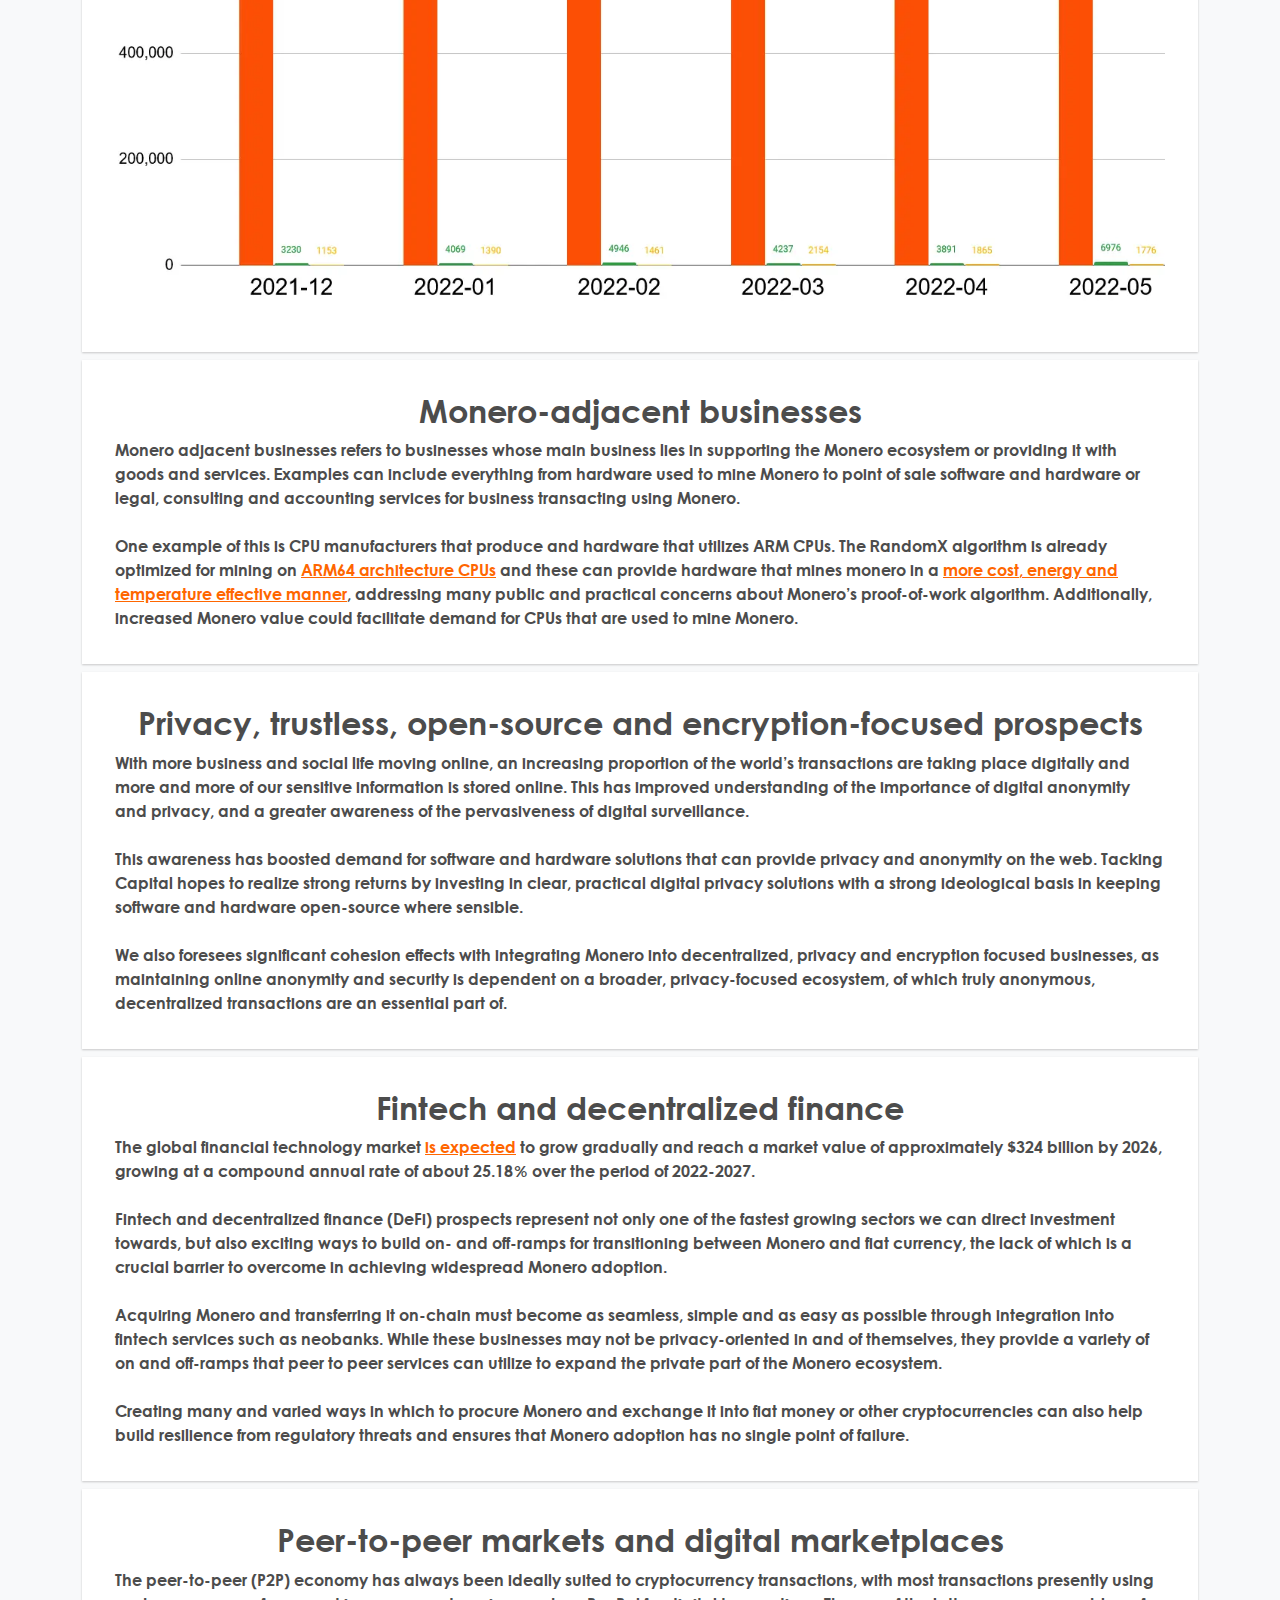
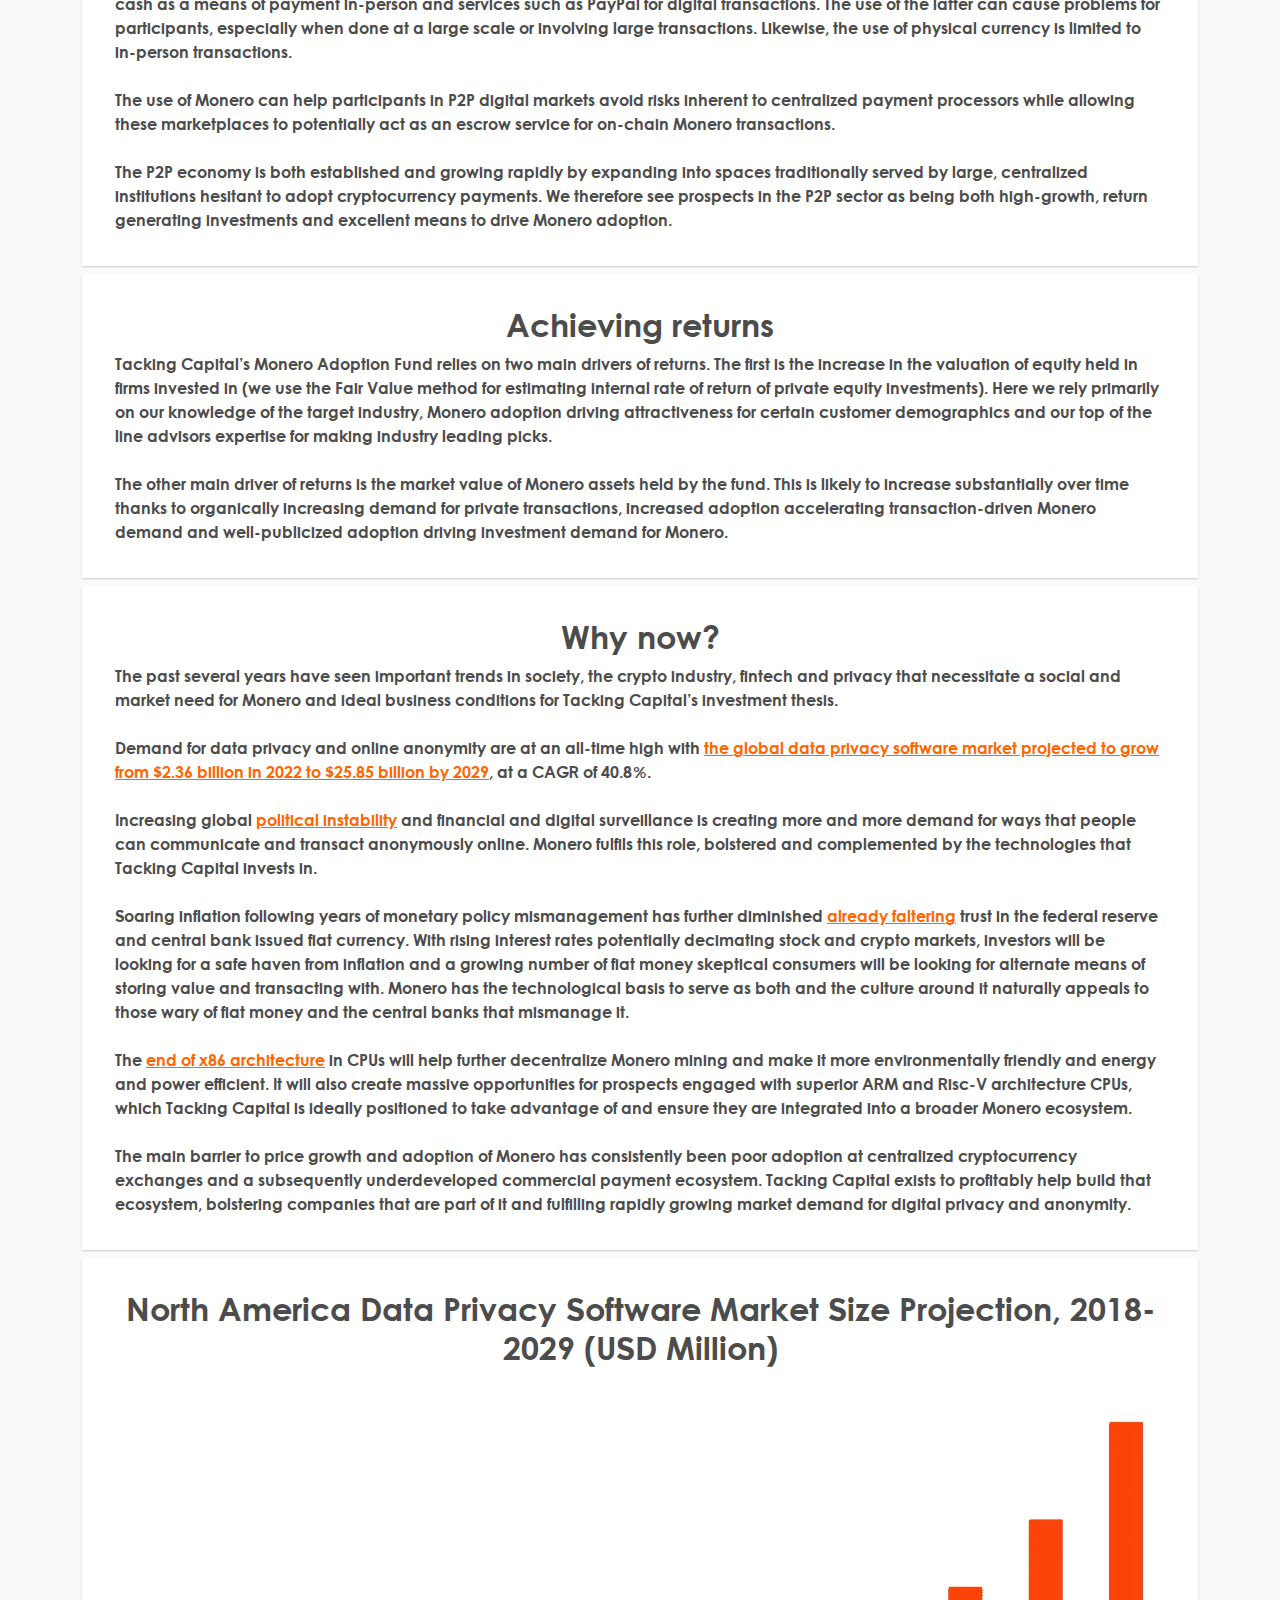
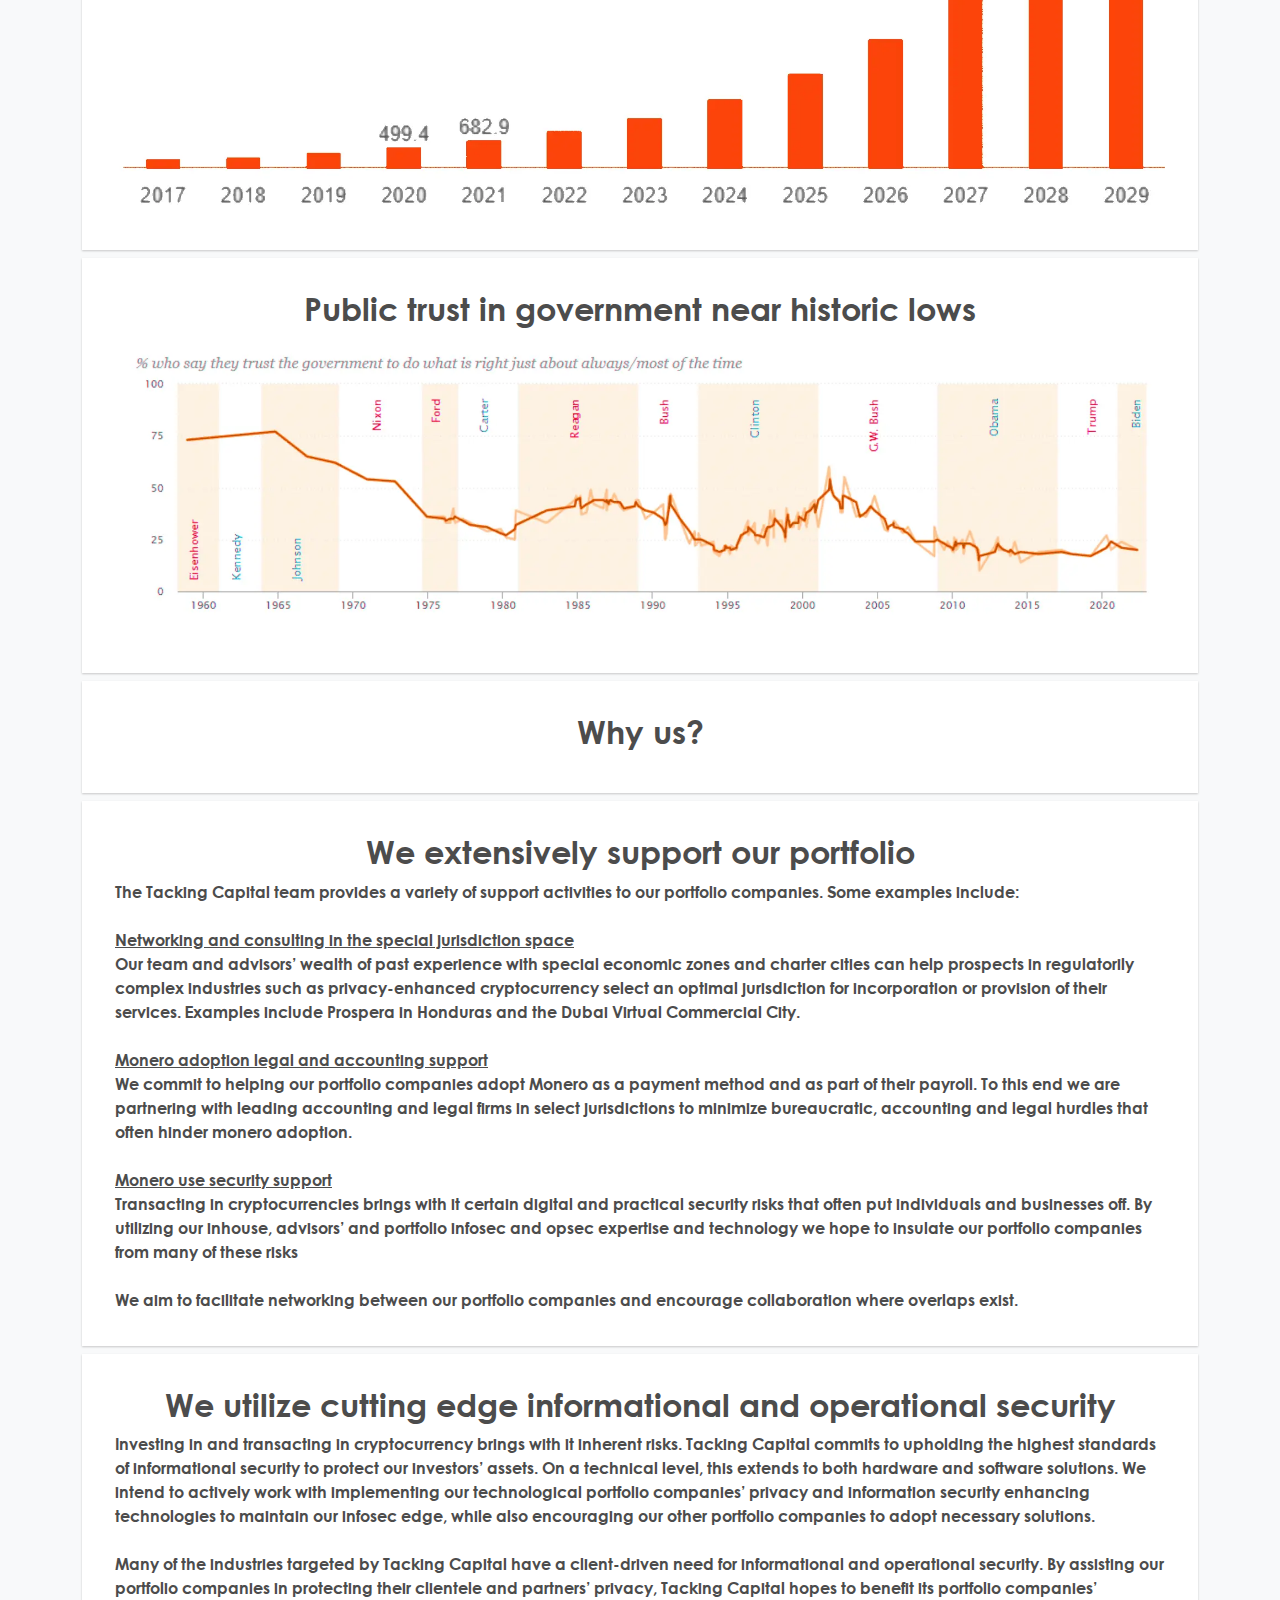
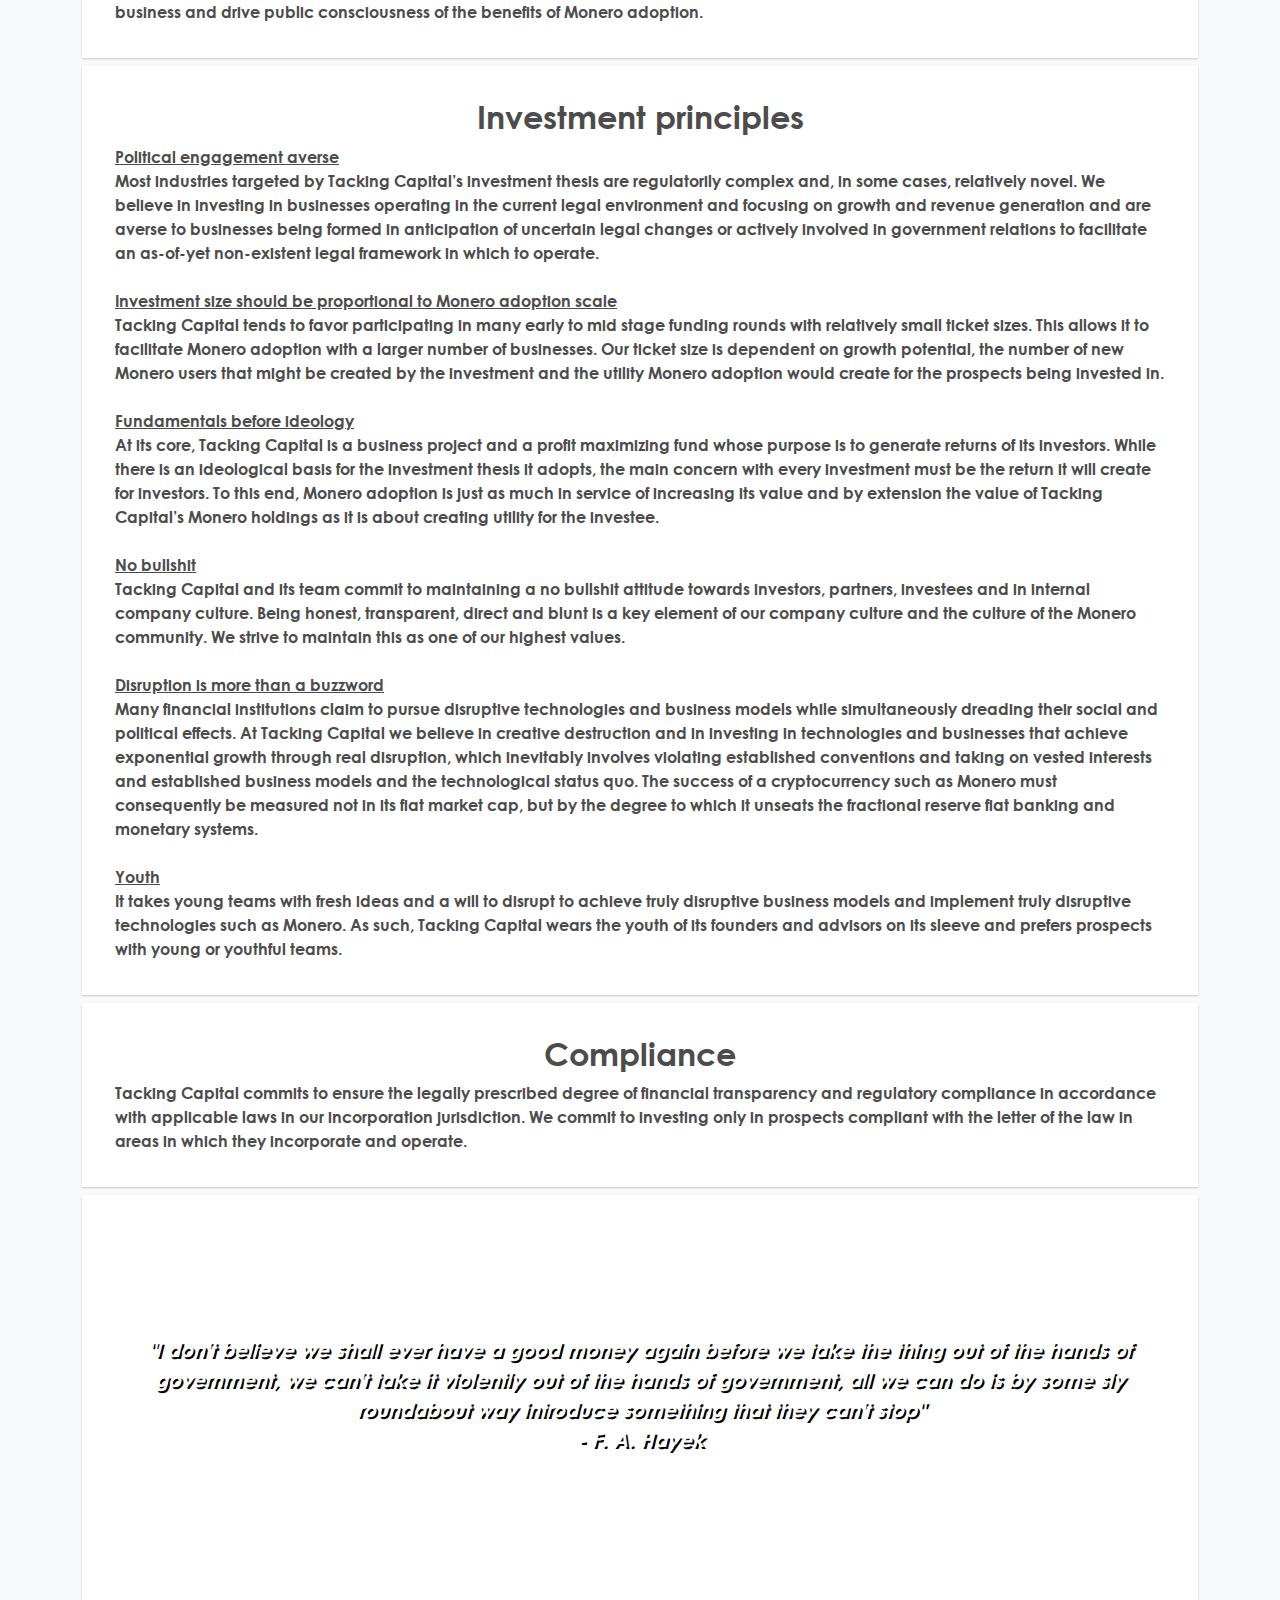
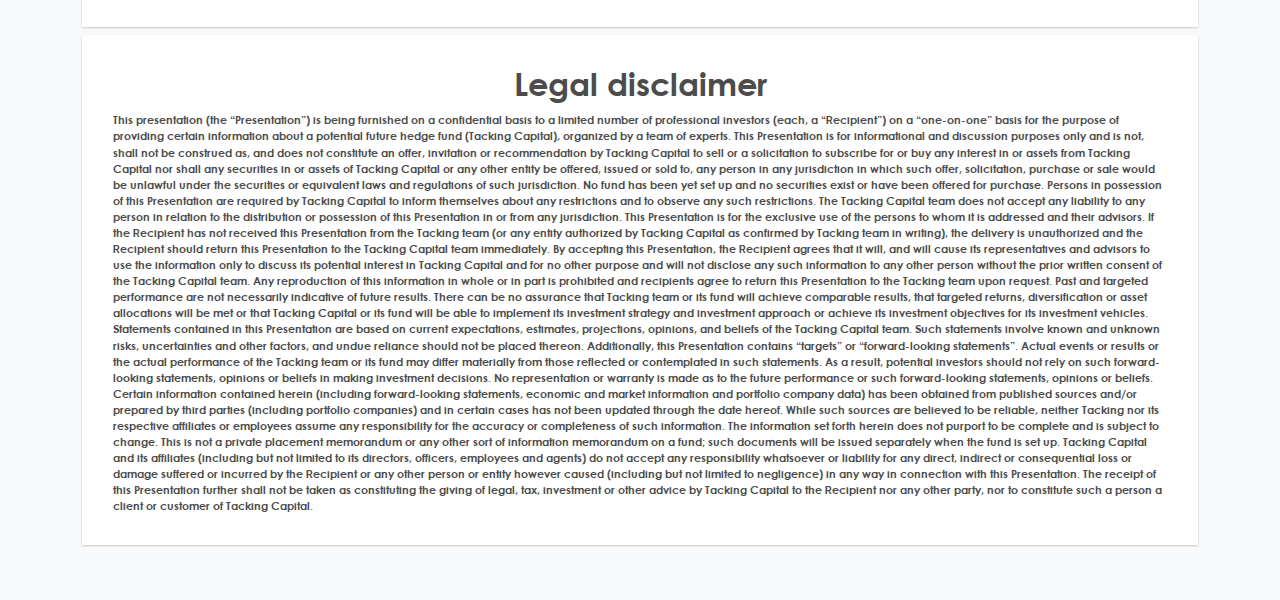
<file: monero/index.html>
<!DOCTYPE html>
<html lang="en">

<head>


    <meta charset="utf-8">
    <meta http-equiv="X-UA-Compatible" content="IE=edge">
    <meta name="viewport" content="width=device-width, initial-scale=1">
    <meta name="theme-color" content="#f60" />
    <link rel="icon" type="image/x-icon" href="/common/logo-rounded.svg">

    <title>Tacking Capital - Monero Adoption Fund</title>


    <link href="/common/vendor/bootstrap-5.2.0-beta1-dist/css/bootstrap.min.css" rel="stylesheet">
    <link rel="stylesheet" href="/common/tacking-capital-bootstrap-theme.css">
    <link rel="stylesheet" href="monero.css">
</head>

<body>
    <div class="container" data-bs-spy="scroll" data-bs-target=".navbar">

        <nav class="navbar sticky-top navbar-expand-lg bg-light">
            <div class="container-fluid">
                <a class="navbar-brand" href="/intro">
                    <img src="/common/logo-rounded.svg" width="30vmax" class="d-inline-block align-top" alt="">
                    Tacking Capital
                </a>
                <button class="navbar-toggler" type="button" data-bs-toggle="collapse" data-bs-target="#navbarSupportedContent" aria-controls="navbarSupportedContent" aria-expanded="false" aria-label="Toggle navigation">
                    <span class="navbar-toggler-icon"></span>
                </button>
                <div class="collapse navbar-collapse" id="navbarSupportedContent">
                    <ul class="navbar-nav me-auto mb-2 mb-lg-0">
                        <li class="nav-item">
                            <a class="nav-link" href="#philosophy">Our philosophy</a>
                        </li>
                        <li class="nav-item">
                            <a class="nav-link" href="#mission">Our mission</a>
                        </li>
                        <li class="nav-item">
                            <a class="nav-link" href="#advisors">Who are our advisors?</a>
                        </li>
                        <li class="nav-item dropdown">
                            <a class="nav-link dropdown-toggle" href="#" id="navbarDropdown" role="button" data-bs-toggle="dropdown" aria-expanded="false">
                                What do we invest in?
                            </a>
                            <ul class="dropdown-menu" aria-labelledby="navbarDropdown">
                                <li><a class="dropdown-item" href="#monero">Monero</a></li>
                                <li><a class="dropdown-item" href="#monero-adjacent-businesses">Monero-adjacent businesses</a></li>
                                <li><a class="dropdown-item" href="#prospects">Privacy, trustless, open-source and encryption-focused prospects</a></li>
                                <li><a class="dropdown-item" href="#fintech">Fintech and decentralized finance</a></li>
                                <li><a class="dropdown-item" href="#marketplaces">Peer-to-peer markets and digital marketplaces</a></li>

                            </ul>
                        </li>

                        <li class="nav-item">
                            <a class="nav-link" href="#returns">Achieving returns</a>
                        </li>
                        <li class="nav-item">
                            <a class="nav-link" href="#why-now">Why now?</a>
                        </li>

                        <li class="nav-item dropdown">
                            <a class="nav-link dropdown-toggle" href="#" id="navbarDropdown" role="button" data-bs-toggle="dropdown" aria-expanded="false">
                                Why us?
                            </a>
                            <ul class="dropdown-menu" aria-labelledby="navbarDropdown">
                                <li><a class="dropdown-item" href="#our-portfolio">We extensively support our portfolio</a></li>
                                <li><a class="dropdown-item" href="#security">Informational and operational security</a></li>
                                <li><a class="dropdown-item" href="#principles">Investment principles</a></li>
                                <li><a class="dropdown-item" href="#compliance">Compliance</a></li>
                            </ul>
                        </li>

                        <li class="nav-item">
                            <a class="nav-link" href="#legal">Legal</a>
                        </li>
                    </ul>
                </div>
            </div>
        </nav>

        <div class="card-deck  pt-5">
            <div class="card">


                <div class="card-body">

                    <div class="card-img-top d-flex align-items-center">
                        <div>
                            <img class="img-fluid" src="/common/logo-monero.webp" style="width: 20vmin" alt="Card image cap">
                        </div>
                        <p class="col p-2 m-0 display-1">Monero Adoption Fund</p>
                    </div>
                </div>
            </div>

            <div class="card" id="philosophy">
                <div class="card-body w-100">
                    <h2 id="philosophy" class="card-title  text-center">Our philosophy</h2>
                    <p class="card-text">
                        Tacking Capital’s Monero Adoption Fund exists to help facilitate adoption and
                        value growth of the privacy-enhanced cryptocurrency Monero as a means of transaction and build a
                        broad, open and privacy-focused Monero ecosystem.
                    </p>
                </div>
            </div>

            <div class="card" id="mission">
                <div class="card-body w-100">
                    <h2 class="card-title text-center">Our mission</h2>
                    <p class="card-text">
                        To provide industry-leading rates of return for our investors; by
                    <ul>
                        <li>
                            Investing into the Monero privacy-enhanced cryptocurrency while
                        </li>
                        <li>
                            Facilitating Monero adoption as a transaction medium through investment and
                        </li>
                        <li>
                            Investing in businesses essential to creating and strengthening the Monero ecosystem
                            financially and technologically.
                        </li>
                    </ul>
                    </p>
                </div>
            </div>



            <div class="card" id="advisors">
                <div class="card-body">
                    <h2 class="card-title text-center">Who are our advisors?</h2>
                    <p class="card-text">
                        Tacking Capital's Monero Adoption Fund is advised by several established industry experts from
                        the cryptocurrency
                        industry, venture capital, decentralized finance and privacy tech firms with extensive global
                        and regional experience.

                    <div id=team class="row">
                        <div class="col-sm card">
                            <img class="card-img-top rounded" src="aleksa-burmazovic/photo.webp">
                            <div class="card-body">

                                <h3 class="card-title text-center">Aleksa<br>Burmazović
                                </h3>
                                <!-- <h6 class="card-subtitle text-muted text-center">Co-founder</h6> -->
                                <p class="card-text">
                                <table class="table small">
                                    <tr>
                                        <td>
                                            <img class="company-logo" src="aleksa-burmazovic/akston.webp">
                                        </td>
                                        <td>
                                            <h5>Akston Group</h5>
                                            <h6>Independent Cryptocurrency Investment Advisor</h6>
                                            <small>Advised an investment fund on asset management in 2017-18 ICO market,
                                                with an ROI of 44% in BTC terms. Technical, fundamental analysis of
                                                cryptocurrency projects. </small>
                                        </td>
                                    </tr>
                                    <tr>
                                        <td>
                                            <img class="company-logo" src="aleksa-burmazovic/startup-societies-foundation.webp">
                                        </td>
                                        <td>
                                            <h5>Startup Societies Foundation</h5>
                                            <h6>Chief Operations Officer</h6>
                                            <small>Content creation, event organisation, non-profit fundraising,
                                                non-profit legal experience, open-source research in the blockchain,
                                                charter city and special jurisdiction space.</small>

                                        </td>
                                    </tr>
                                    <tr>
                                        <td>
                                            <img class="company-logo" src="aleksa-burmazovic/adrianople-group.webp">
                                        </td>
                                        <td>
                                            <h5>Adrianople Group</h5>
                                            <h6>Project Manager</h6>


                                            <small>Creatively devising new intelligence products in the special economic
                                                zone space, selling and following up on same products with clients,
                                                creating open-source and human-source intelligence reports, managing a
                                                3-person research team.
                                            </small>

                                        </td>
                                    </tr>
                                    <tr>
                                        <td>
                                            <img class="company-logo" src="/common/nologo.webp">
                                        </td>
                                        <td>
                                            <h5> Abed Group</h5>
                                            <h6>Metaverse Special Economic Zone Project Lead</h6>
                                            <small>
                                                Project lead on a gov-tech interoperability platform for special
                                                economic zones. Hiring and managing a team, business plan design, demand
                                                forecasting, fundraising and general management of a startup incubated
                                                in a reg-tech accelerator.
                                            </small>
                                        </td>
                                    </tr>
                                </table>
                                </p>
                            </div>
                        </div>
                        <div class="col-sm card">
                            <img class="card-img-top rounded" src="mac-davis/photo.webp">
                            <div class="card-body">

                                <h3 class="card-title text-center">Mac<br>Davis</h3>
                                <!-- <h6 class="card-subtitle text-muted text-center">Co-founder</h6> -->
                                <p class="card-text">
                                <table class="table small">
                                    <tr>
                                        <td>
                                            <img class="company-logo" src="mac-davis/cryptoniners.webp">
                                        </td>
                                        <td>
                                            <h5>Cryptoniners</h5>
                                            <h6>Founder & CSO</h6>
                                            <small>
                                                Bitcoin mining and investment firm, spent years developing investor
                                                relations.
                                            </small>
                                        </td>
                                    </tr>
                                    <tr>
                                        <td>
                                            <img class="company-logo" src="mac-davis/exosphere-hq.webp">
                                        </td>
                                        <td>
                                            <h5>Exosphere HQ</h5>
                                            <h6>Staff Mentor and Curriculum Designer</h6>
                                            <small>Developed biohacking curriculum at Exosphere disruptive
                                                entrepreneurship research and training incubator.
                                            </small>
                                        </td>
                                    </tr>
                                    <tr>
                                        <td>
                                            <img class="company-logo" src="mac-davis/minicircle.webp">
                                        </td>
                                        <td>
                                            <h5>Minicircle, Inc</h5>
                                            <h6>Founder & CEO</h6>
                                            <small>
                                                Charter city-based HIV vaccine development and longevity gene therapy
                                                research & commercialization.
                                            </small>
                                        </td>
                                    </tr>
                                    <tr>
                                        <td>
                                            <img class="company-logo" src="mac-davis/prophase-biostudios.webp">
                                        </td>
                                        <td>
                                            <h5>Prophase Biostudios</h5>
                                            <h6>Founder and Chairman </h6>
                                            <small>
                                                501(c)3 nonprofit open-access biotechnology research and
                                                entrepreneurship training laboratory with a focus on CRISPR.
                                            </small>

                                        </td>
                                    </tr>
                                    <tr>
                                        <td>
                                            <img class="company-logo" src="/common/nologo.webp">
                                        </td>
                                        <td>
                                            <h5>Polymicrobial Systems LLC</h5>
                                            <h6>Founder & CEO</h6>
                                            <small>
                                                Bioprocessing R&D and pharmaceutical IP development in gene therapy
                                                vector design, characterization and GMP production at scale.
                                            </small>
                                        </td>
                                    </tr>
                                </table>
                                </p>
                            </div>
                        </div>
                        <div class="col-sm card">
                            <img class="card-img-top img-fluid rounded" src="andrej-skraba/photo.webp">
                            <div class="card-body">

                                <h3 class="card-title text-center">Andrej<br>Škraba</h3>
                                <!-- <h6 class="card-subtitle text-muted text-center">Co-founder</h6> -->
                                <p class="card-text">
                                    <!-- <div class="table-responsive"> -->
                                <table class="table small">
                                    <tr>
                                        <td>
                                            <img class="company-logo" src="andrej-skraba/nicehash.webp">
                                        </td>
                                        <td>
                                            <h5>NiceHash </h5>
                                            <h6> Chief Marketing Officer </h6>
                                            <small>
                                                Responsible for executing the global marketing strategy of a leading
                                                platform for cryptocurrency mining and trading with over 1.5 million
                                                users worldwide.
                                            </small>
                                        </td>
                                    </tr>
                                    <tr>
                                        <td>
                                            <img class="company-logo" src="andrej-skraba/paralink-network.webp">
                                        </td>
                                        <td>
                                            <h5> Paralink Network</h5>
                                            <h6> Chief Marketing Officer </h6>
                                            <small>
                                                Involved in raising a private investment round, successful IDO on
                                                Polkastarter, token DEX/CEX listings and marketing engagement at the
                                                multichain oracle platform for DeFi and other blockchain applications.
                                            </small>
                                        </td>
                                    </tr>
                                    <tr>
                                        <td>
                                            <img class="company-logo" src="andrej-skraba/nftfi.svg">
                                        </td>
                                        <td>
                                            <h5> NFTfi</h5>
                                            <h6> Chief Marketing Officer
                                            </h6>
                                            <small>
                                                Responsible for marketing the leading liquidity protocol for NFTs.
                                            </small>
                                        </td>
                                    </tr>
                                    <tr>
                                        <td>
                                            <img class="company-logo" src="andrej-skraba/ek-water-blocks.webp">
                                        </td>
                                        <td>
                                            <h5>EK Water Blocks </h5>
                                            <h6> Head of Marketing
                                            </h6>
                                            <small>
                                                Responsible for rapidly growing revenue and direct sales percentage for
                                                the premium PC liquid cooling manufacturer through effective marketing
                                                strategy.
                                            </small>
                                        </td>
                                    </tr>
                                </table>
                                <!-- </div> -->
                                </p>
                            </div>
                        </div>

                    </div>
                    </p>
                </div>
            </div>

            <div class="card">
                <div class="card-body">
                    <p class="card-text text-center">
                        More advisors to come!
                    </p>
                </div>
            </div>


            <div class="card">
                <div class="card-body">
                    <p class="card-text text-center">
                    <div style="margin-bottom: 2em">
                        Interested in becoming an advisor?
                    </div>
                    <a href="/get-in-touch"><button class="btn w-100">GET IN TOUCH</button></a>
                    </p>
                </div>
            </div>

            <div id="invest" class="card">
                <div class="card-body">
                    <h2 class="card-title text-center">What do we invest in?</h2>
                    <p class="card-text">
                    <ul>
                        <li>
                            Monero
                        </li>

                        <li>
                            Monero-adjacent business
                        </li>
                        <li>
                            Privacy, open-source and encryption-focused businesses and technology prospects
                        </li>
                        <li>
                            Fintech and decentralized finance
                        </li>
                        <li>
                            Peer-to-peer markets and digital marketplaces
                        </li>
                    </ul>
                    </p>
                </div>

            </div>


            <div id="monero" class="card">
                <div class="card-body">
                    <h2 class="card-title text-center">Monero</h2>
                    <p class="card-text">
                        Monero (XMR) is a decentralized privacy-enhanced cryptocurrency with complete fungibility
                        launched in 2014.
                        Everything inside the Monero blockchain ecosystem is obfuscated: transactions, balances,
                        amounts.
                        <br>
                        Monero has an unlimited supply with a constant mining reward. This ensures a very small
                        inflation rate that mathematically tends to zero.
                        <br>
                        Monero uses a proof-of-work algorithm called RandomX. It is egalitarian and ASIC-resistant by
                        design and ensures a truly decentralized mining consensus.
                        <br>
                        Monero has the third largest developer community among all cryptocurrencies and regularly
                        applies privacy and usability updates.
                        <br>
                        Tacking Capital intends to integrate Monero wherever possible, including:
                    <ul>
                        <li>as an investment held by the fund</li>
                        <li>as a means of paying for goods and services</li>
                        <li>as part of our management company payroll</li>
                        <li>as a means of accepting commitments into the fund</li>
                        <li>as a means of making investment into our portfolio companies</li>
                    </ul>
                    Investment by the Monero Adoption Fund is conditional on the investee adopting Monero or benefitting
                    the Monero ecosystem to some degree, primarily as a means of receiving payment for goods and
                    services or providing a means to buy and sell Monero using fiat currency.
                    <br>
                    By facilitating Monero adoption we hope to create stable, sustainable, transaction-driven demand for
                    the privacy-enhanced cryptocurrency and increase token value.
                    </p>
                </div>

            </div>
            <!-- <div id="invest" class="card">
                <div class="card-body">
                    <h2 class="card-title text-center">Comparing Monero to other means of payment, stores of value and cryptocurrencies                    </h2>
                    -->

            <!-- </div> -->
            <h6 id="comparing-monero" class="text-center pt-2">Comparing Monero to other means of payment, stores of value and
                cryptocurrencies</h6>
            <div class="table-responsive small" style="white-space: nowrap;  vertical-align: middle; background-color: white; box-shadow: 0 3px 10px rgb(0 0 0 / 0.2); border: 1px solid white; margin-bottom: 2em">

                <table class="table table-striped text-center" style=" ">
                    <thead>
                        <tr>
                            <th scope="col"></th>
                            <th scope="col"><img src="monero-comparison-table/gold.webp" style="width: 2em; margin-right: 1em">Gold</th>
                            <th scope="col"><img src="monero-comparison-table/paper-fiat.webp" style="width: 2em; margin-right: 1em">Paper
                                Fiat</th>
                            <th scope="col" style=""><img src="monero-comparison-table/digital-fiat.webp" style="width: 2em; margin-right: 1em">Digital Fiat</th>
                            <th scope="col"><img src="monero-comparison-table/bitcoin.webp" style="width: 2em; margin-right: 1em">Bitcoin
                                (BTC)</th>
                            <th scope="col"><img src="/common/logo-monero.webp" style="width: 2em; margin-right: 1em">Monero (XMR)</th>
                        </tr>
                    </thead>
                    <tbody>
                        <tr>
                            <th scope="row" style="text-align: right;">Durable</th>
                            <td style="color: green">Yes</td>
                            <td style="color: red">No</td>
                            <td style="color: green">Yes</td>
                            <td style="color: green">Yes</td>
                            <td style="color: green">Yes</td>

                        </tr>
                        <tr>
                            <th scope="row" style="text-align: right;">Regulation of circulating amount
                            </th>
                            <td style="color: green">Decentralized with low inflation</td>
                            <td style="color: red">Centralized</td>
                            <td style="color: red">Centralized</td>
                            <td style="color: orange">Decentralized with low deflation</td>
                            <td style="color: green">Decentralized with low inflation</td>
                        </tr>
                        <tr>
                            <th scope="row" style="text-align: right;">Digital transfer</th>
                            <td style="color: red">No</td>
                            <td style="color: red">No</td>
                            <td style="color: green">Yes</td>
                            <td style="color: green">Yes</td>
                            <td style="color: green">Yes</td>
                        </tr>
                        <tr>
                            <th scope="row" style="text-align: right;">Fungible</th>
                            <td style="color: orange">Depends <a href="##" data-bs-toggle="tooltip" title="Needs to be smelted">(?)</a> </small></td>
                            <td style="color: orange">Depends <a href="##" data-bs-toggle="tooltip" title="Needs to be kept clean and bills may have a serial number anyway">(?)</a>
                            </td>
                            <td style="color: red">No</td>
                            <td style="color: red">No</td>
                            <td style="color: green">Yes</td>

                        </tr>
                        <tr>
                            <th scope="row" style="text-align: right;">Portable</th>
                            <td style="color: orange">Depends on quantity</td>
                            <td style="color: orange">Depends on quantity</td>
                            <td style="color: green">Yes</td>
                            <td style="color: green">Yes</td>
                            <td style="color: green">Yes</td>
                        </tr>
                        <tr>
                            <th scope="row" style="text-align: right;">Can be counterfeited</th>
                            <td style="color: orange">Depends <a href="##" data-bs-toggle="tooltip" title="Through great expense is possible to make a material similar to gold">(?)</a>
                            </td>
                            <td style="color: red">Yes</td>
                            <td style="color: green">No</td>
                            <td style="color: green">No</td>
                            <td style="color: green">No</td>
                        </tr>
                    </tbody>
                </table>
            </div>



            <div id="monero-currency" class="card">
                <div class="card-body">
                    <h2 class="card-title text-center">Monero is <u>the</u> crypto<u>currency</u></h2>
                    <p class="card-text">
                        Monero is at time of writing a cryptocurrency barely making the top 30 by market capitalization.
                        This is despite the fact that it has an unambiguously clear use case and utility as an anonymous
                        and seamless means of transacting, the third largest developer community among all
                        cryptocurrencies and some of the highest rates of use as a transaction medium. Among
                        privacy-enhanced cryptocurrencies it is by far the most widely accepted and dwarfs potential
                        competitors such as Zcash by number of transactions, scale of adoption and market
                        capitalization.
                        <br>
                        The reasons it trails behind other cryptocurrencies less widely used as a transaction medium in
                        terms of market cap are mainly:
                    <ul>
                        <li>
                            Lack of listing on widely used centralized exchanges, especially in the United States
                        </li>
                        <li>
                            Institutional investors’ fears of regulatory risk against privacy-enhanced
                            cryptocurrencies
                        </li>
                        <li>
                            The lack of a central, representative body or team to market Monero as an investment option
                            and a community primarily focused on the technological framework for creating an efficient
                            and private transaction medium
                        </li>
                    </ul>
                    By helping build a regulatorily resilient and open Monero ecosystem and facilitating, supporting and
                    publicizing Monero adoption, Tacking Capital intends to create the conditions for exponential
                    valuation growth driven by a healthy mix of transaction and investment valuation growth. Thanks to
                    its uniquely large developer community with a strong focus on privacy and scalability, Monero is
                    ideally positioned to scale to effectively any level in terms of valuation and number of
                    transactions.
                    </p>
                </div>

            </div>

            <div class="card" id="monero-transactions">
                <div class="card-body">
                    <!-- <h2 class="card-title text-center">Monero Transactions historical chart</h2> -->
                    <p class="card-text">
                        <a href="https://twitter.com/JEhrenhofer/status/1532402523734163457/photo/1" target="_blank">
                            <img class="img-fluid" src="monero-transactions-chart-2.webp">
                        </a>
                    </p>
                </div>

            </div>

            <div id="monero-adjacent-businesses" class="card">
                <div class="card-body">
                    <h2 class="card-title text-center">Monero-adjacent businesses
                    </h2>
                    <p class="card-text">
                        Monero adjacent businesses refers to businesses whose main business lies in supporting the
                        Monero ecosystem or providing it with goods and services. Examples can include everything from
                        hardware used to mine Monero to point of sale software and hardware or legal, consulting and
                        accounting services for business transacting using Monero.
                        <br>
                        <br>
                        One example of this is CPU manufacturers that produce and hardware that utilizes ARM CPUs. The
                        RandomX algorithm is already optimized for mining on <a href="https://amperecomputing.com/processors/ampere-altra/" target="_blank">ARM64
                            architecture CPUs</a> and these can provide hardware that mines monero in a <a href="https://www.pcmag.com/news/researchers-power-an-arm-processor-for-a-year-using-algae" target="_blank">more cost, energy and temperature effective manner</a>, addressing many
                        public and practical concerns about Monero’s proof-of-work algorithm. Additionally, increased
                        Monero value could facilitate demand for CPUs that are used to mine Monero.
                    </p>
                </div>

            </div>


            <div id="prospects" class="card">
                <div class="card-body">
                    <h2 class="card-title text-center"> Privacy, trustless, open-source and encryption-focused prospects
                    </h2>
                    <p class="card-text">
                        With more business and social life moving online, an increasing proportion of the world’s
                        transactions are taking place digitally and more and more of our sensitive information is stored
                        online. This has improved understanding of the importance of digital anonymity and privacy, and
                        a greater awareness of the pervasiveness of digital surveillance.
                        <br><br>
                        This awareness has boosted demand for software and hardware solutions that can provide privacy
                        and anonymity on the web. Tacking Capital hopes to realize strong returns by investing in clear,
                        practical digital privacy solutions with a strong ideological basis in keeping software and
                        hardware open-source where sensible.
                        <br><br>
                        We also foresees significant cohesion effects with integrating Monero into decentralized,
                        privacy and encryption focused businesses, as maintaining online anonymity and security is
                        dependent on a broader, privacy-focused ecosystem, of which truly anonymous, decentralized
                        transactions are an essential part of.


                    </p>
                </div>

            </div>


            <div id="fintech" class="card">
                <div class="card-body">
                    <h2 class="card-title text-center"> Fintech and decentralized finance </h2>
                    <p class="card-text">
                        The global financial technology market <a href="https://www.marketdataforecast.com/market-reports/fintech-market" target="_blank">is
                            expected</a> to grow gradually and reach a market value of approximately $324 billion by
                        2026, growing at a compound annual rate of about 25.18% over the period of 2022-2027.
                        <br><br>
                        Fintech and decentralized finance (DeFi) prospects represent not only one of the fastest growing
                        sectors we can direct investment towards, but also exciting ways to build on- and off-ramps for
                        transitioning between Monero and fiat currency, the lack of which is a crucial barrier to
                        overcome in achieving widespread Monero adoption.
                        <br><br>
                        Acquiring Monero and transferring it on-chain must become as seamless, simple and as easy as
                        possible through integration into fintech services such as neobanks. While these businesses may
                        not be privacy-oriented in and of themselves, they provide a variety of on and off-ramps that
                        peer to peer services can utilize to expand the private part of the Monero ecosystem.
                        <br><br>
                        Creating many and varied ways in which to procure Monero and exchange it into fiat money or
                        other cryptocurrencies can also help build resilience from regulatory threats and ensures
                        that Monero adoption has no single point of failure.

                    </p>
                </div>

            </div>

            <div id="marketplaces" class="card">
                <div class="card-body">
                    <h2 class="card-title text-center">Peer-to-peer markets and digital marketplaces
                    </h2>
                    <p class="card-text">
                        The peer-to-peer (P2P) economy has always been ideally suited to cryptocurrency transactions,
                        with most transactions presently using cash as a means of payment in-person and services such as
                        PayPal for digital transactions. The use of the latter can cause problems for participants,
                        especially when done at a large scale or involving large transactions. Likewise, the use of
                        physical currency is limited to in-person transactions.
                        <br><br>
                        The use of Monero can help participants in P2P digital markets avoid risks inherent to
                        centralized payment processors while allowing these marketplaces to potentially act as an escrow
                        service for on-chain Monero transactions.
                        <br><br>
                        The P2P economy is both established and growing rapidly by expanding into spaces traditionally
                        served by large, centralized institutions hesitant to adopt cryptocurrency payments. We
                        therefore see prospects in the P2P sector as being both high-growth, return generating
                        investments and excellent means to drive Monero adoption.

                    </p>
                </div>

            </div>



            <div id="returns" class="card">
                <div class="card-body">
                    <h2 class="card-title text-center">Achieving returns
                    </h2>
                    <p class="card-text">
                        Tacking Capital’s Monero Adoption Fund relies on two main drivers of returns. The first is the
                        increase in the valuation of equity held in firms invested in (we use the Fair Value method for
                        estimating internal rate of return of private equity investments). Here we rely primarily on our
                        knowledge of the target industry, Monero adoption driving attractiveness for certain customer
                        demographics and our top of the line advisors expertise for making industry leading picks.
                        <br><br>
                        The other main driver of returns is the market value of Monero assets held by the fund. This is
                        likely to increase substantially over time thanks to organically increasing demand for private
                        transactions, increased adoption accelerating transaction-driven Monero demand and
                        well-publicized adoption driving investment demand for Monero.

                    </p>
                </div>

            </div>


            <div id="why-now" class="card">
                <div class="card-body">
                    <h2 class="card-title text-center">Why now?
                    </h2>
                    <p class="card-text">
                        The past several years have seen important trends in society, the crypto industry, fintech and
                        privacy that necessitate a social and market need for Monero and ideal business conditions for
                        Tacking Capital’s investment thesis.
                        <br><br>
                        Demand for data privacy and online anonymity are at an all-time high with <a href="https://www.fortunebusinessinsights.com/data-privacy-software-market-105420" target="_blank">the global data privacy software market projected to grow from $2.36 billion
                            in 2022 to $25.85 billion by 2029</a>, at a CAGR of 40.8%.
                        <br><br>
                        Increasing global <a href="https://www.pewresearch.org/politics/2022/06/06/public-trust-in-government-1958-2022/" target="_blank">political instability</a> and financial and digital surveillance is creating
                        more and more demand for ways that people can communicate and transact anonymously online.
                        Monero fulfils this role, bolstered and complemented by the technologies that Tacking Capital
                        invests in.
                        <br><br>
                        Soaring inflation following years of monetary policy mismanagement has further diminished <a href="https://www.axios.com/2020/05/12/federal-reserve-trust-americans-coronavirus" target="_blank">already faltering</a> trust in the federal reserve and central bank issued
                        fiat currency. With rising interest rates potentially decimating stock and crypto markets,
                        investors will be looking for a safe haven from inflation and a growing number of fiat money
                        skeptical consumers will be looking for alternate means of storing value and transacting with.
                        Monero has the technological basis to serve as both and the culture around it naturally appeals
                        to those wary of fiat money and the central banks that mismanage it.
                        <br><br>
                        The <a href="https://siliconangle.com/2020/06/26/exiting-x86-apple-microsoft-embracing-arm-based-pc" target="_blank">end of x86 architecture</a> in CPUs will help further decentralize Monero
                        mining and make it more environmentally friendly and energy and power efficient. It will also
                        create massive opportunities for prospects engaged with superior ARM and Risc-V architecture
                        CPUs, which Tacking Capital is ideally positioned to take advantage of and ensure they are
                        integrated into a broader Monero ecosystem.
                        <br><br>
                        The main barrier to price growth and adoption of Monero has consistently been poor adoption at
                        centralized cryptocurrency exchanges and a subsequently underdeveloped commercial payment
                        ecosystem. Tacking Capital exists to profitably help build that ecosystem, bolstering companies
                        that are part of it and fulfilling rapidly growing market demand for digital privacy and
                        anonymity.


                    </p>
                </div>

            </div>

            <div id="privacy-market" class="card">
                <div class="card-body">
                    <h2 class="card-title text-center">North America Data Privacy Software Market Size Projection, 2018-2029 (USD
                        Million)</h2>
                    <p class="card-text">
                        <a href="https://www.fortunebusinessinsights.com/data-privacy-software-market-105420" target="_blank">
                            <img class="img-fluid" src="privacy-software-market-size.webp">
                        </a>
                    </p>
                </div>

            </div>

            <div id="public-trust" class="card">
                <div class="card-body">
                    <h2 class="card-title text-center">Public trust in government near historic lows</h2>
                    <p class="card-text">
                        <a href="https://www.pewresearch.org/politics/2022/06/06/public-trust-in-government-1958-2022/" target="_blank">
                            <img class="img-fluid" src="public-trust-in-governments.webp">
                        </a>
                    </p>
                </div>

            </div>

            <div class="card">
                <div class="card-body">
                    <h2 class="text-center">Why us?</h2>
                </div>
            </div>

            <div id="our-portfolio" class="card">
                <div class="card-body">
                    <h2 class="card-title text-center">We extensively support our portfolio</h2>
                    <p class="card-text">
                        The Tacking Capital team provides a variety of support activities to our portfolio companies.
                        Some examples include:
                        <br>
                        <br>
                        <u>Networking and consulting in the special jurisdiction space</u>
                        <br>
                        Our team and advisors’ wealth of past experience with special economic zones and charter cities
                        can help prospects in regulatorily complex industries such as privacy-enhanced cryptocurrency
                        select an optimal jurisdiction for incorporation or provision of their services. Examples
                        include Prospera in Honduras and the Dubai Virtual Commercial City.
                        <br><br>
                        <u>Monero adoption legal and accounting support</u>
                        <br>
                        We commit to helping our portfolio companies adopt Monero as a payment method and as part of
                        their payroll. To this end we are partnering with leading accounting and legal firms in select
                        jurisdictions to minimize bureaucratic, accounting and legal hurdles that often hinder monero
                        adoption.
                        <br><br>
                        <u>Monero use security support</u>
                        <br>
                        Transacting in cryptocurrencies brings with it certain digital and practical security risks that
                        often put individuals and businesses off. By utilizing our inhouse, advisors’ and portfolio
                        infosec and opsec expertise and technology we hope to insulate our portfolio companies from many
                        of these risks
                        <br><br>
                        We aim to facilitate networking between our portfolio companies and encourage collaboration
                        where overlaps exist.

                    </p>
                </div>

            </div>


            <div id="security" class="card">
                <div class="card-body">
                    <h2 class="card-title text-center">We utilize cutting edge informational and operational security
                    </h2>
                    <p class="card-text">
                        Investing in and transacting in cryptocurrency brings with it inherent risks. Tacking Capital
                        commits to upholding the highest standards of informational security to protect our investors’
                        assets. On a technical level, this extends to both hardware and software solutions. We intend to
                        actively work with implementing our technological portfolio companies’ privacy and information
                        security enhancing technologies to maintain our infosec edge, while also encouraging our other
                        portfolio companies to adopt necessary solutions.
                        <br><br>
                        Many of the industries targeted by Tacking Capital have a client-driven need for informational
                        and operational security. By assisting our portfolio companies in protecting their clientele and
                        partners’ privacy, Tacking Capital hopes to benefit its portfolio companies’ business and drive
                        public consciousness of the benefits of Monero adoption.

                    </p>
                </div>

            </div>


            <div id="principles" class="card">
                <div class="card-body">
                    <h2 class="card-title text-center">Investment principles
                    </h2>
                    <p class="card-text">
                        <u>Political engagement averse</u>
                        <br>
                        Most industries targeted by Tacking Capital’s investment thesis are regulatorily complex and, in
                        some cases, relatively novel. We believe in investing in businesses operating in the current
                        legal environment and focusing on growth and revenue generation and are averse to businesses
                        being formed in anticipation of uncertain legal changes or actively involved in government
                        relations to facilitate an as-of-yet non-existent legal framework in which to operate.
                        <br>
                        <br>
                        <u>Investment size should be proportional to Monero adoption scale</u>
                        <br>
                        Tacking Capital tends to favor participating in many early to mid stage funding rounds with
                        relatively small ticket sizes. This allows it to facilitate Monero adoption with a larger number
                        of businesses. Our ticket size is dependent on growth potential, the number of new Monero users
                        that might be created by the investment and the utility Monero adoption would create for the
                        prospects being invested in.
                        <br>
                        <br>
                        <u>Fundamentals before ideology</u>
                        <br>
                        At its core, Tacking Capital is a business project and a profit maximizing fund whose
                        purpose is to generate returns of its investors. While there is an ideological basis for the
                        investment thesis it adopts, the main concern with every investment must be the return it will
                        create for investors. To this end, Monero adoption is just as much in service of increasing its
                        value and by extension the value of Tacking Capital’s Monero holdings as it is about creating
                        utility for the investee.
                        <br>
                        <br>
                        <u>No bullshit</u>
                        <br>
                        Tacking Capital and its team commit to maintaining a no bullshit attitude towards investors,
                        partners, investees and in internal company culture. Being honest, transparent, direct and blunt
                        is a key element of our company culture and the culture of the Monero community. We strive to
                        maintain this as one of our highest values.
                        <br>
                        <br>
                        <u>Disruption is more than a buzzword</u>
                        <br>
                        Many financial institutions claim to pursue disruptive technologies and business models while
                        simultaneously dreading their social and political effects. At Tacking Capital we believe in
                        creative destruction and in investing in technologies and businesses that achieve exponential
                        growth through real disruption, which inevitably involves violating established conventions and
                        taking on vested interests and established business models and the technological status quo. The
                        success of a cryptocurrency such as Monero must consequently be measured not in its fiat market
                        cap, but by the degree to which it unseats the fractional reserve fiat banking and monetary
                        systems.
                        <br><br>
                        <u>Youth</u>
                        <br>
                        It takes young teams with fresh ideas and a will to disrupt to achieve truly disruptive business
                        models and implement truly disruptive technologies such as Monero. As such, Tacking Capital
                        wears the youth of its founders and advisors on its sleeve and prefers prospects with young or
                        youthful teams.

                    </p>
                </div>

            </div>

            <div id="compliance" class="card">
                <div class="card-body">
                    <h2 class="card-title text-center">Compliance
                    </h2>
                    <p class="card-text">
                        Tacking Capital commits to ensure the legally prescribed degree of financial transparency and
                        regulatory compliance in accordance with applicable laws in our incorporation jurisdiction.
                        We commit to investing only in prospects compliant with the letter of the law in areas in which
                        they incorporate and operate.
                    </p>
                </div>

            </div>

            <div id="hayek" class="card hayek">
                <div class="card-body">
                    <div class="d-flex align-items-center" style="height: 350px;">


                        <blockquote class="blockquote text-center">
                            "I don't believe we shall ever have a good money again before we take the thing out of
                            the hands of
                            government, we can't take it violently out of the hands of government, all we can do is
                            by some sly
                            roundabout way introduce something that they can't stop"
                            <p class="">- F. A. Hayek</p>
                        </blockquote>
                    </div>
                    </p>
                </div>
            </div>



            <div class="card small">
                <div class="card-body small">
                    <h2 id="legal" class="card-title text-center">Legal disclaimer</h2>
                    <p class="card-text small">
                        This presentation (the “Presentation”) is being furnished on a confidential basis to a limited
                        number of professional investors (each, a “Recipient”) on a “one-on-one” basis for the purpose
                        of
                        providing
                        certain
                        information about a potential future hedge fund (Tacking Capital), organized by a team of
                        experts.
                        This
                        Presentation is for informational and discussion purposes only and is not, shall not be
                        construed
                        as,
                        and
                        does not constitute an offer, invitation or recommendation by Tacking Capital to sell or a
                        solicitation
                        to
                        subscribe for or buy any interest in or assets from Tacking Capital nor shall any securities in
                        or
                        assets of
                        Tacking Capital or any other entity be offered, issued or sold to, any person in any
                        jurisdiction in
                        which
                        such offer, solicitation, purchase or sale would be unlawful under the securities or equivalent
                        laws
                        and
                        regulations of such jurisdiction.
                        No fund has been yet set up and no securities exist or have been offered for purchase. Persons
                        in
                        possession
                        of this Presentation are required by Tacking Capital to inform themselves about any restrictions
                        and
                        to
                        observe any such restrictions. The Tacking Capital team does not accept any liability to any
                        person
                        in
                        relation to the distribution or possession of this Presentation in or from any jurisdiction.
                        This
                        Presentation is for the exclusive use of the persons to whom it is addressed and their advisors.
                        If
                        the
                        Recipient has not received this Presentation from the Tacking team (or any entity authorized by
                        Tacking
                        Capital as confirmed by Tacking team in writing), the delivery is unauthorized and the Recipient
                        should
                        return this Presentation to the Tacking Capital team immediately.
                        By accepting this Presentation, the Recipient agrees that it will, and will cause its
                        representatives
                        and
                        advisors to use the information only to discuss its potential interest in Tacking Capital and
                        for no
                        other
                        purpose and will not disclose any such information to any other person without the prior written
                        consent
                        of
                        the Tacking Capital team. Any reproduction of this information in whole or in part is prohibited
                        and
                        recipients agree to return this Presentation to the Tacking team upon request.
                        Past and targeted performance are not necessarily indicative of future results. There can be no
                        assurance
                        that Tacking team or its fund will achieve comparable results, that targeted returns,
                        diversification or
                        asset allocations will be met or that Tacking Capital or its fund will be able to implement its
                        investment
                        strategy and investment approach or achieve its investment objectives for its investment
                        vehicles.
                        Statements contained in this Presentation are based on current expectations, estimates,
                        projections,
                        opinions, and beliefs of the Tacking Capital team. Such statements involve known and unknown
                        risks,
                        uncertainties and other factors, and undue reliance should not be placed thereon. Additionally,
                        this
                        Presentation contains “targets” or “forward-looking statements”. Actual events or results or the
                        actual
                        performance of the Tacking team or its fund may differ materially from those reflected or
                        contemplated
                        in
                        such statements. As a result, potential investors should not rely on such forward-looking
                        statements,
                        opinions or beliefs in making investment decisions. No representation or warranty is made as to
                        the
                        future
                        performance or such forward-looking statements, opinions or beliefs. Certain information
                        contained
                        herein
                        (including forward-looking statements, economic and market information and portfolio company
                        data)
                        has
                        been
                        obtained from published sources and/or prepared by third parties (including portfolio companies)
                        and
                        in
                        certain cases has not been updated through the date hereof. While such sources are believed to
                        be
                        reliable,
                        neither Tacking nor its respective affiliates or employees assume any responsibility for the
                        accuracy or
                        completeness of such information. The information set forth herein does not purport to be
                        complete
                        and
                        is
                        subject to change. This is not a private placement memorandum or any other sort of information
                        memorandum on
                        a fund; such documents will be issued separately when the fund is set up.
                        Tacking Capital and its affiliates (including but not limited to its directors, officers,
                        employees
                        and
                        agents) do not accept any responsibility whatsoever or liability for any direct, indirect or
                        consequential
                        loss or damage suffered or incurred by the Recipient or any other person or entity however
                        caused
                        (including
                        but not limited to negligence) in any way in connection with this Presentation. The receipt of
                        this
                        Presentation further shall not be taken as constituting the giving of legal, tax, investment or
                        other
                        advice
                        by Tacking Capital to the Recipient nor any other party, nor to constitute such a person a
                        client or
                        customer of Tacking Capital.
                    </p>
                </div>
            </div>







        </div>


    </div>

    <div class="mt-5" />

    <script src="/common/vendor/jquery-3.6.0.min.js"></script>
    <script src="/common/vendor/bootstrap-5.2.0-beta1-dist/js/bootstrap.bundle.min.js"></script>


    <script>
        const tooltipTriggerList = document.querySelectorAll('[data-bs-toggle="tooltip"]')
        const tooltipList = [...tooltipTriggerList].map(tooltipTriggerEl => new bootstrap.Tooltip(tooltipTriggerEl))
    </script>

</body>
<footer>
    <a href="/get-in-touch"><button class="btn w-100" style="border-radius: 0;">GET IN TOUCH</button></a>
</footer>

</html>
</file>
<file: intro/intro.css>
.tacking {
    background-image: url("tacking.webp");

    /* Create the parallax scrolling effect */
    background-attachment: fixed;
    background-position: bottom right;
    background-repeat: no-repeat;
    background-size: cover;

    color: white;
    margin-top: 75px;
}
</file>
<file: monero/monero.css>
.hayek {

    background-image: url("hayek.webp");

    /* Create the parallax scrolling effect */
    background-attachment: fixed;
    background-position: top right;
    background-repeat: no-repeat;
    background-size: cover;


    color: white;

}
</file>
